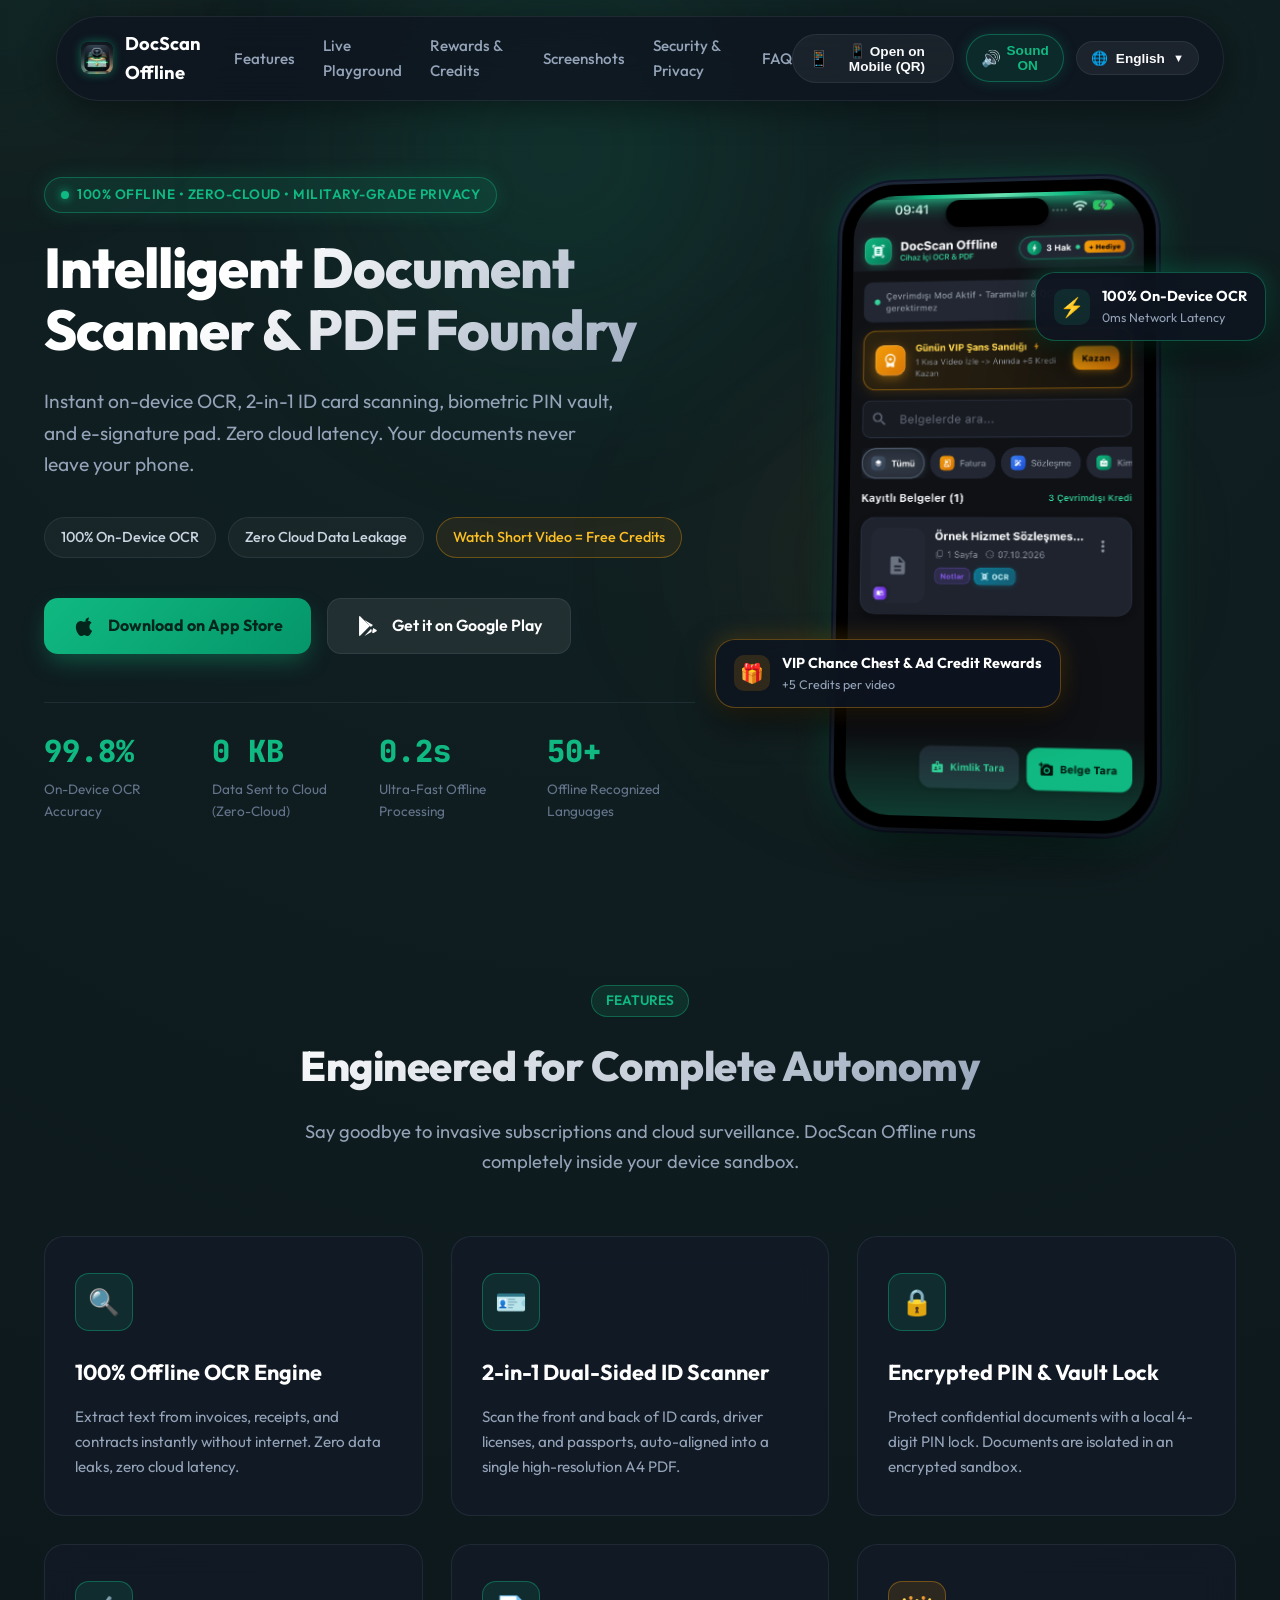
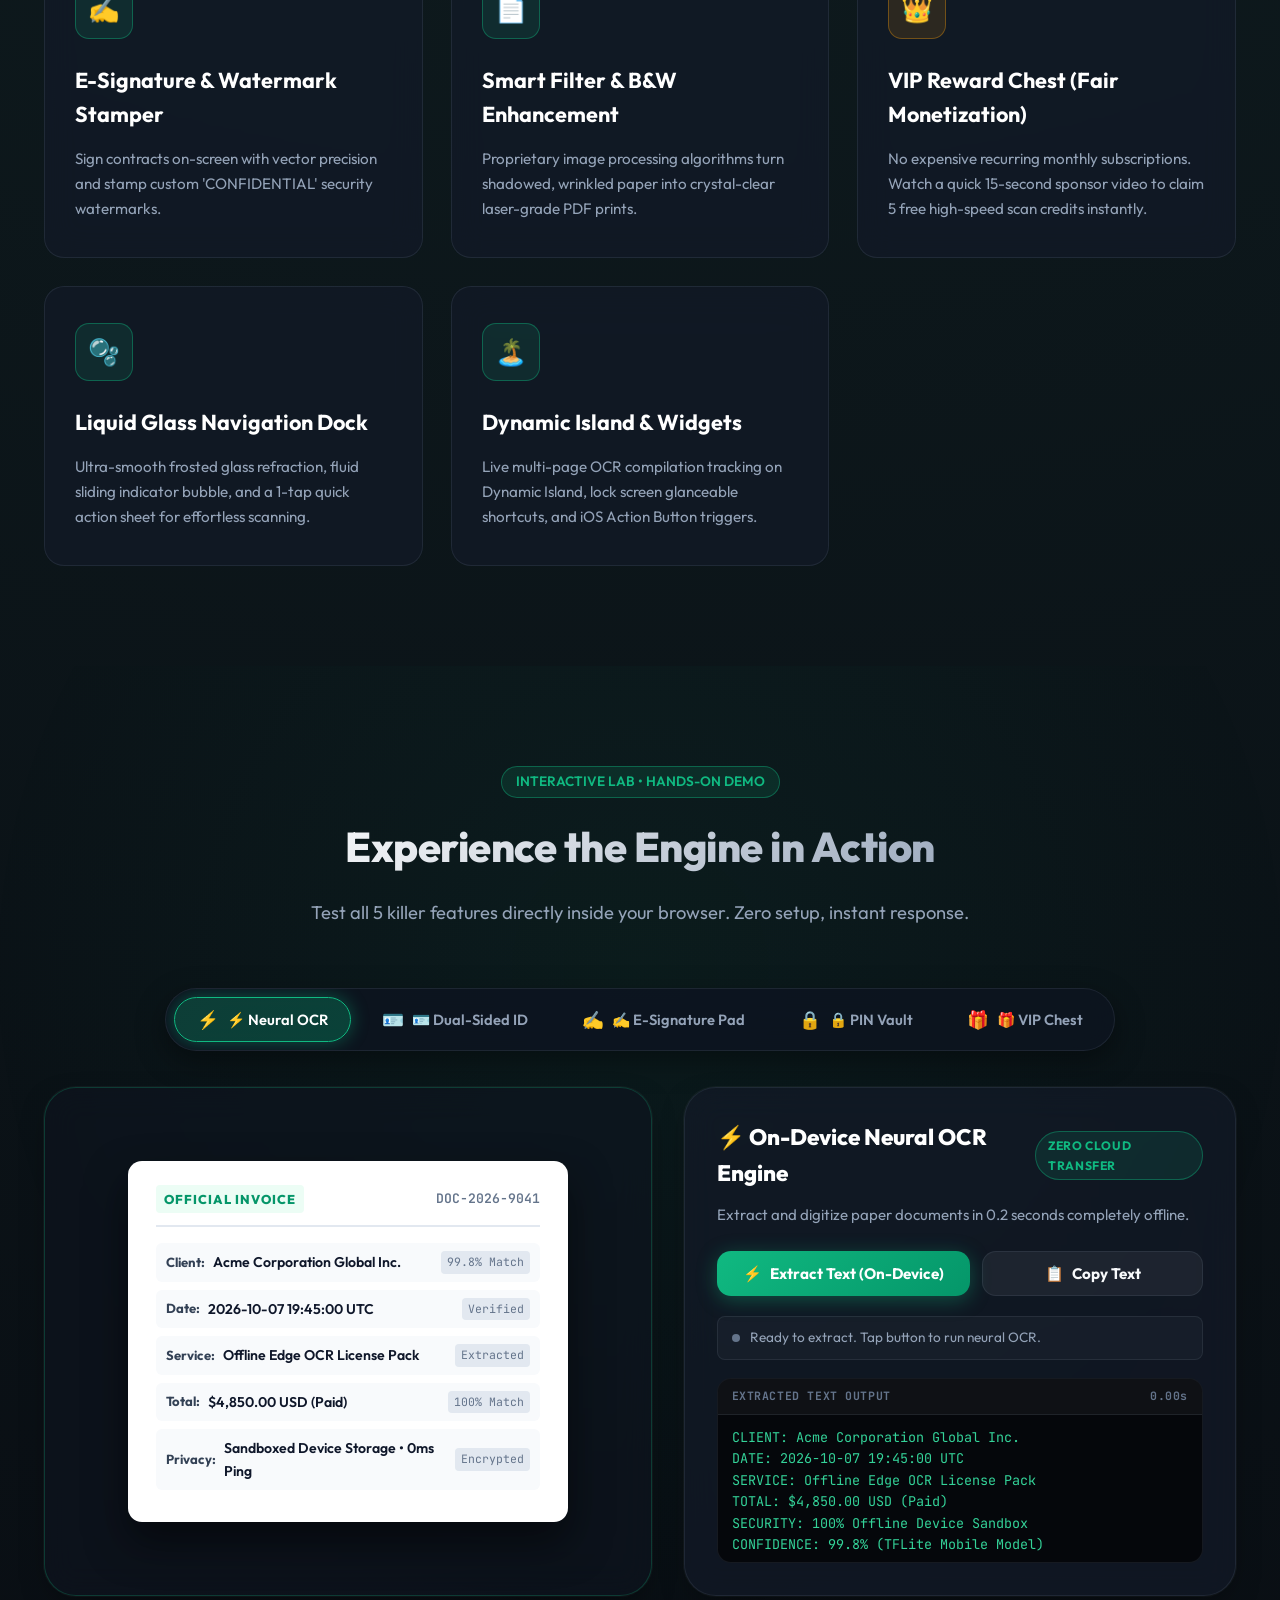
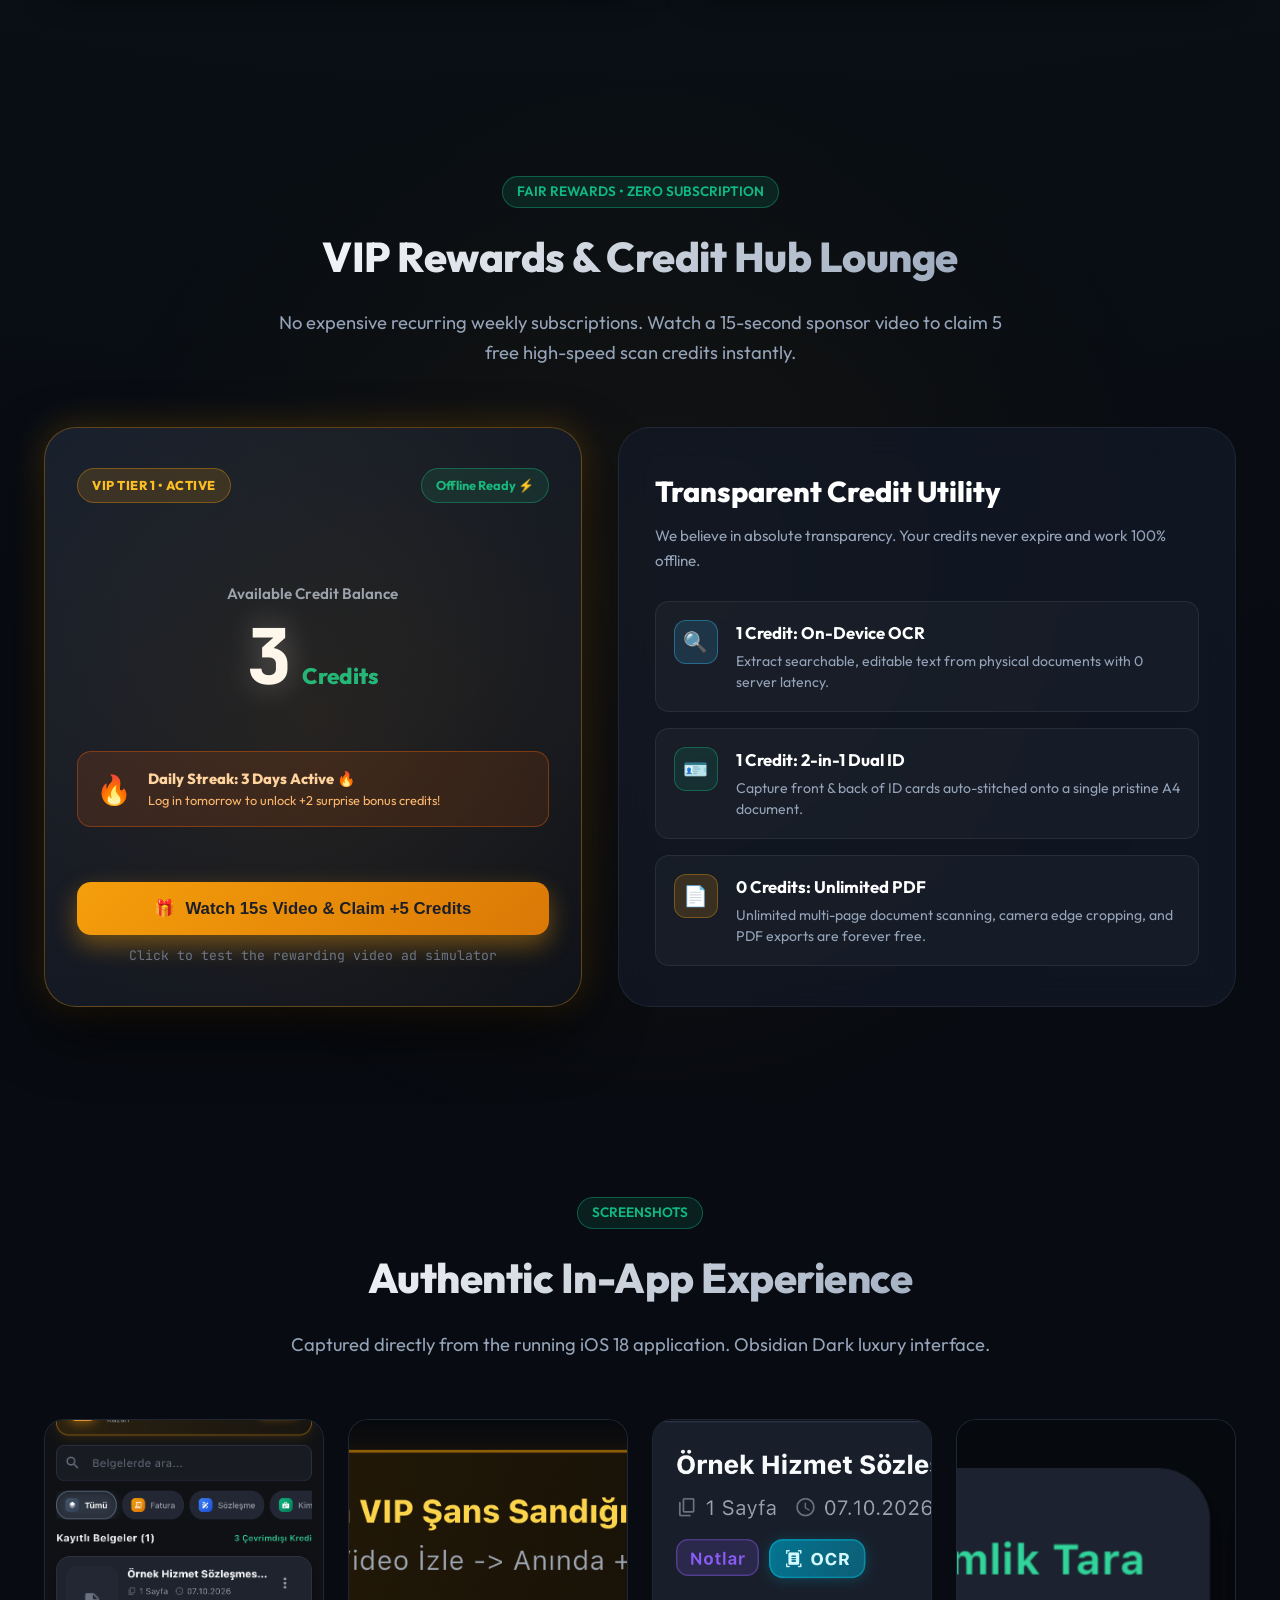
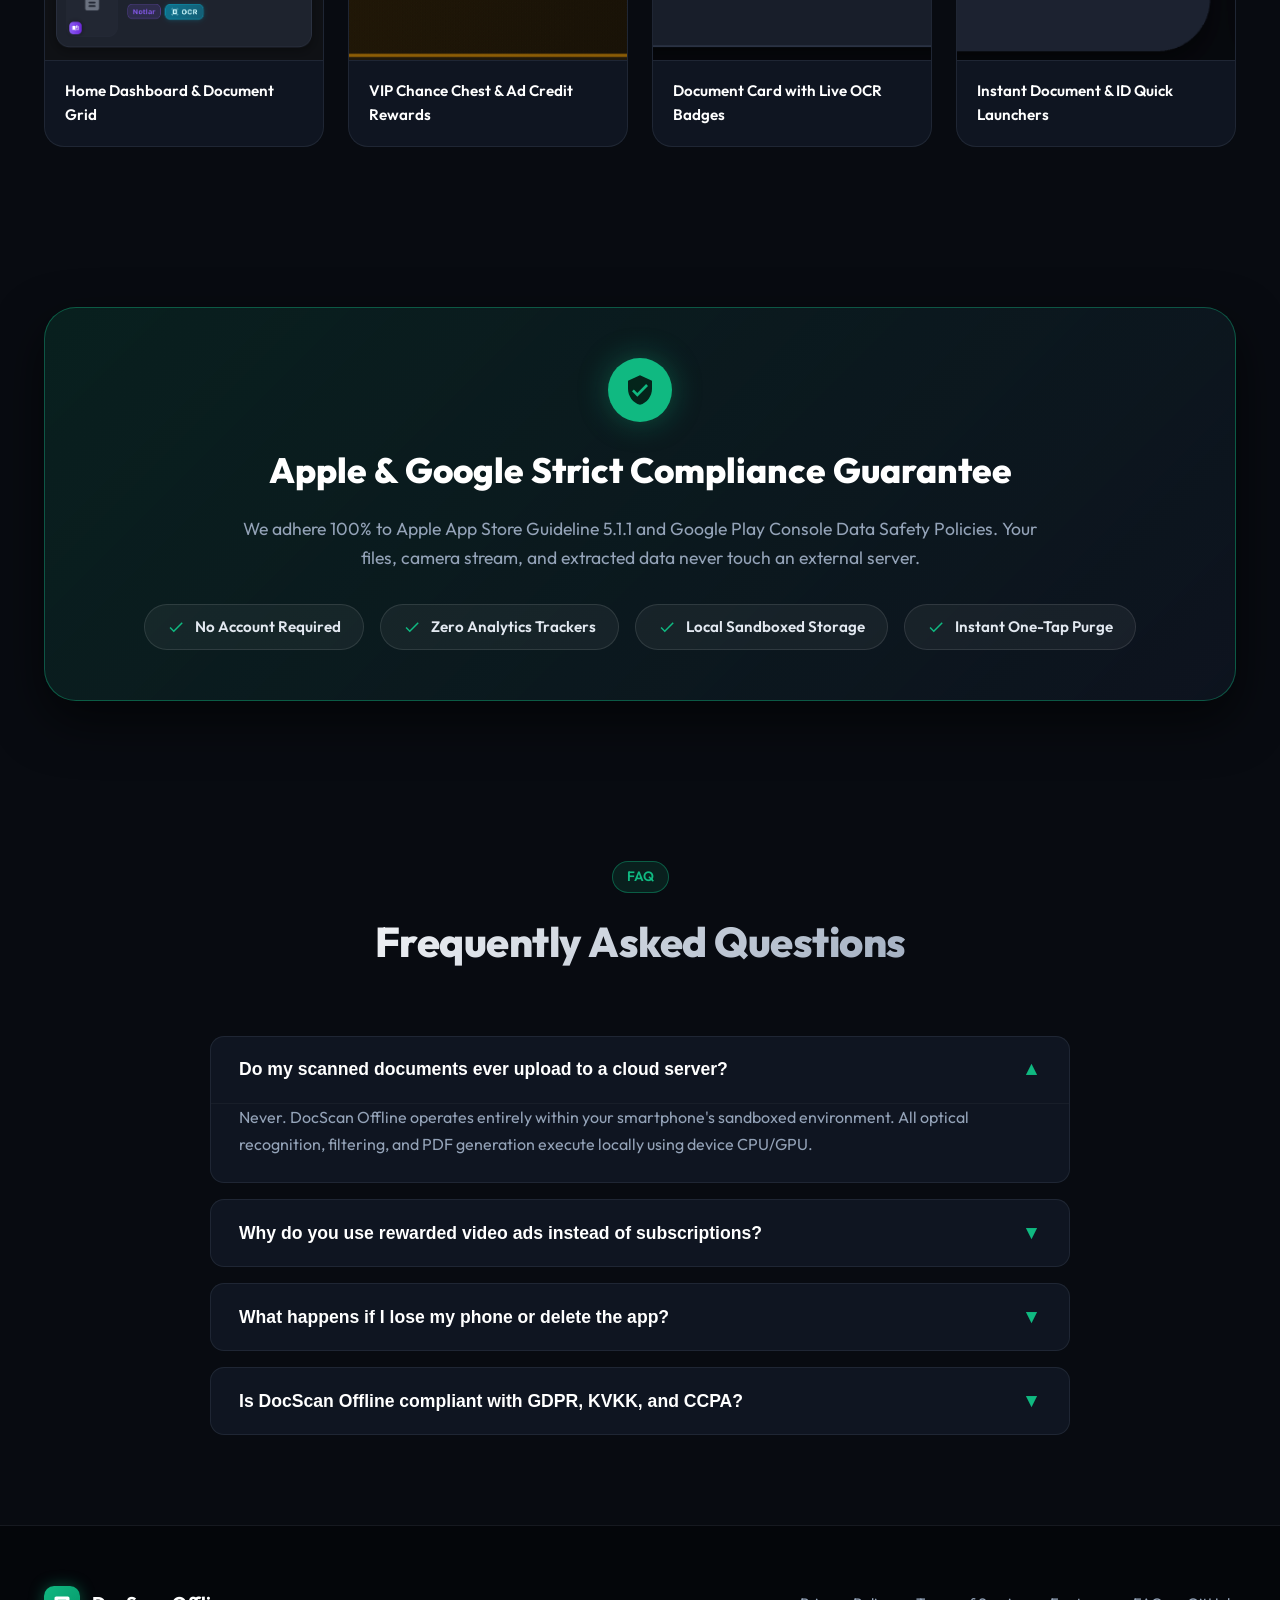
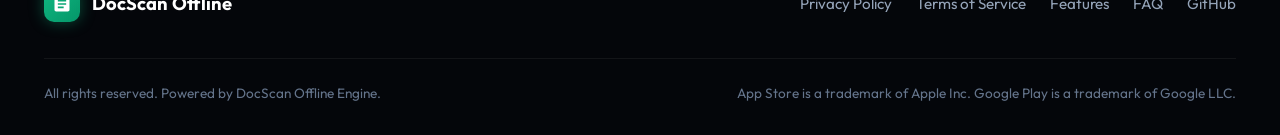
<file: index.html>
<!DOCTYPE html>
<html lang="en" dir="ltr" prefix="og: https://ogp.me/ns#">
<head>
  <meta charset="UTF-8">
  <meta name="viewport" content="width=device-width, initial-scale=1.0">
  <title>DocScan Offline - Intelligent Document Scanner & On-Device OCR</title>
  <meta name="description" content="100% Offline Document Scanner with Neural On-Device OCR, 2-in-1 ID Card scanning, biometric PIN vault, and e-signatures. Zero cloud latency, zero data leaks.">
  <meta name="keywords" content="offline document scanner, on device ocr, private pdf scanner, id card scanner, sign pdf offline, secure document vault">
  <meta name="author" content="DocScan Offline Team">
  <meta name="robots" content="index, follow, max-image-preview:large, max-snippet:-1, max-video-preview:-1">
  <meta name="theme-color" content="#080B11">

  <!-- Canonical URL -->
  <link rel="canonical" href="https://binegocom.github.io/DocScan-Pages/">

  <!-- 10-Language Hreflang SEO Alternates -->
  <link rel="alternate" hreflang="x-default" href="https://binegocom.github.io/DocScan-Pages/" />
  <link rel="alternate" hreflang="en" href="https://binegocom.github.io/DocScan-Pages/?lang=en" />
  <link rel="alternate" hreflang="tr" href="https://binegocom.github.io/DocScan-Pages/?lang=tr" />
  <link rel="alternate" hreflang="de" href="https://binegocom.github.io/DocScan-Pages/?lang=de" />
  <link rel="alternate" hreflang="es" href="https://binegocom.github.io/DocScan-Pages/?lang=es" />
  <link rel="alternate" hreflang="fr" href="https://binegocom.github.io/DocScan-Pages/?lang=fr" />
  <link rel="alternate" hreflang="it" href="https://binegocom.github.io/DocScan-Pages/?lang=it" />
  <link rel="alternate" hreflang="pt" href="https://binegocom.github.io/DocScan-Pages/?lang=pt" />
  <link rel="alternate" hreflang="ru" href="https://binegocom.github.io/DocScan-Pages/?lang=ru" />
  <link rel="alternate" hreflang="ja" href="https://binegocom.github.io/DocScan-Pages/?lang=ja" />
  <link rel="alternate" hreflang="ar" href="https://binegocom.github.io/DocScan-Pages/?lang=ar" />

  <!-- Open Graph / Facebook -->
  <meta property="og:type" content="website">
  <meta property="og:site_name" content="DocScan Offline">
  <meta property="og:url" content="https://binegocom.github.io/DocScan-Pages/">
  <meta property="og:title" content="DocScan Offline - Intelligent Document Scanner & On-Device OCR">
  <meta property="og:description" content="100% Offline Document Scanner with Neural On-Device OCR, 2-in-1 ID Card scanning, biometric PIN vault, and e-signatures. Zero cloud latency.">
  <meta property="og:image" content="https://binegocom.github.io/DocScan-Pages/assets/screenshots/screenshot_home.png">
  <meta property="og:image:width" content="1206">
  <meta property="og:image:height" content="2622">
  <meta property="og:locale" content="en_US">

  <!-- Twitter Cards -->
  <meta name="twitter:card" content="summary_large_image">
  <meta name="twitter:site" content="@DocScanOffline">
  <meta name="twitter:creator" content="@DocScanOffline">
  <meta name="twitter:title" content="DocScan Offline - Intelligent Document Scanner & On-Device OCR">
  <meta name="twitter:description" content="100% Offline Document Scanner with Neural On-Device OCR, 2-in-1 ID Card scanning, biometric PIN vault, and e-signatures.">
  <meta name="twitter:image" content="https://binegocom.github.io/DocScan-Pages/assets/screenshots/screenshot_home.png">

  <!-- Schema.org JSON-LD: SoftwareApplication -->
  <script type="application/ld+json" id="schema-software-app">
  {
    "@context": "https://schema.org",
    "@type": "SoftwareApplication",
    "name": "DocScan Offline",
    "operatingSystem": "iOS 15+, Android 9+",
    "applicationCategory": "UtilitiesApplication",
    "description": "100% Offline Document Scanner with On-Device Neural OCR, 2-in-1 ID Card scanning, biometric PIN vault, and e-signatures.",
    "offers": {
      "@type": "Offer",
      "price": "0",
      "priceCurrency": "USD"
    },
    "aggregateRating": {
      "@type": "AggregateRating",
      "ratingValue": "4.9",
      "ratingCount": "1280"
    },
    "featureList": [
      "100% On-Device Neural OCR Engine",
      "2-in-1 Dual-Sided ID Card Scanner",
      "Encrypted PIN Vault Locker",
      "E-Signature Foundry & Watermarking",
      "Smart B&W Contrast Enhancement",
      "VIP Rewarded Scan Credits"
    ],
    "screenshot": "https://binegocom.github.io/DocScan-Pages/assets/screenshots/screenshot_home.png"
  }
  </script>

  <!-- Schema.org JSON-LD: FAQPage -->
  <script type="application/ld+json" id="schema-faq">
  {
    "@context": "https://schema.org",
    "@type": "FAQPage",
    "mainEntity": [
      {
        "@type": "Question",
        "name": "Do my scanned documents ever upload to a cloud server?",
        "acceptedAnswer": {
          "@type": "Answer",
          "text": "Never. DocScan Offline operates entirely within your smartphone's sandboxed environment. All optical recognition, filtering, and PDF generation execute locally using device CPU/GPU."
        }
      },
      {
        "@type": "Question",
        "name": "Why do you use rewarded video ads instead of subscriptions?",
        "acceptedAnswer": {
          "@type": "Answer",
          "text": "Traditional scanner apps demand $10/week subscriptions. We believe scanning should be accessible to everyone. Our VIP Reward Chest gives you free scan credits simply by watching a non-intrusive short sponsored clip."
        }
      },
      {
        "@type": "Question",
        "name": "What happens if I lose my phone or delete the app?",
        "acceptedAnswer": {
          "@type": "Answer",
          "text": "Because we respect your privacy and never store files on remote servers, your documents exist solely on your physical device. We recommend backing up critical PDFs to your personal iCloud Drive or Google Drive."
        }
      },
      {
        "@type": "Question",
        "name": "Is DocScan Offline compliant with GDPR, KVKK, and CCPA?",
        "acceptedAnswer": {
          "@type": "Answer",
          "text": "Yes, 100%. Under GDPR/KVKK Right to be Forgotten, simply deleting a document inside the app physically purges all associated files and caches permanently."
        }
      }
    ]
  }
  </script>

  <!-- Google Fonts: Outfit & JetBrains Mono -->
  <link rel="preconnect" href="https://fonts.googleapis.com">
  <link rel="preconnect" href="https://fonts.gstatic.com" crossorigin>
  <link href="https://fonts.googleapis.com/css2?family=JetBrains+Mono:wght@400;600;700&family=Outfit:wght@300;400;500;600;700;800;900&display=swap" rel="stylesheet">
  
  <!-- App Icon & Favicon -->
  <link rel="icon" type="image/png" href="assets/app_icon.png">
  <link rel="apple-touch-icon" href="assets/app_icon.png">

  <link rel="stylesheet" href="css/style.css">
</head>
<body>
  <!-- Top Scroll Progress Bar -->
  <div id="scroll-progress-bar" class="scroll-progress-bar"></div>

  <!-- Ambient Dynamic Cursor Spotlight -->
  <div id="cursor-spotlight" class="cursor-spotlight"></div>

  <!-- Global Action Toast Notification -->
  <div id="toast-notification" class="toast-notification"></div>

  <!-- Ambient Neon Glow Effects -->
  <div class="ambient-glow-1"></div>
  <div class="ambient-glow-2"></div>

  <!-- Header / Navigation -->
  <header class="navbar">
    <div class="nav-container">
      <a href="index.html" class="nav-logo">
        <img src="assets/app_icon.png" alt="DocScan Icon" style="width: 32px; height: 32px; border-radius: 8px; box-shadow: 0 0 10px rgba(16,185,129,0.5); object-fit: cover;" />
        <span>DocScan Offline</span>
      </a>

      <ul class="nav-links">
        <li><a href="#features" data-i18n="nav_features">Features</a></li>
        <li><a href="#playground" data-i18n="nav_playground">Live Playground</a></li>
        <li><a href="#rewards" data-i18n="nav_rewards">Rewards & Credits</a></li>
        <li><a href="#screenshots" data-i18n="nav_screenshots">Screenshots</a></li>
        <li><a href="#security" data-i18n="nav_security">Security & Privacy</a></li>
        <li><a href="#faq" data-i18n="nav_faq">FAQ</a></li>
      </ul>

      <div class="nav-actions">
        <!-- Mobile QR Code Launcher Button -->
        <button id="qr-toggle-btn" class="nav-qr-btn" type="button" aria-label="Open Mobile QR Code">
          <span class="qr-btn-icon">📱</span>
          <span data-i18n="qr_btn">Mobile QR</span>
        </button>

        <!-- Duolingo-style Sound FX Toggle -->
        <button id="sound-toggle-btn" class="sound-toggle-btn" type="button" aria-label="Toggle Sound Effects">
          <span id="sound-toggle-icon" class="sound-icon-anim">🔊</span>
          <span id="sound-toggle-label">Sound ON</span>
        </button>

        <!-- 10-Language Selector Dropdown -->
        <div class="lang-selector-box">
          <button id="lang-toggle-btn" class="lang-dropdown-btn" type="button" aria-label="Select Language">
            <span class="lang-globe-icon">🌐</span>
            <span id="current-lang-label">English</span>
            <span style="font-size: 0.7rem;">▼</span>
          </button>
          
          <div id="lang-dropdown-menu" class="lang-dropdown-menu">
            <button class="lang-option-btn" data-lang="en"><span class="lang-flag">🇺🇸</span> English</button>
            <button class="lang-option-btn" data-lang="tr"><span class="lang-flag">🇹🇷</span> Türkçe</button>
            <button class="lang-option-btn" data-lang="de"><span class="lang-flag">🇩🇪</span> Deutsch</button>
            <button class="lang-option-btn" data-lang="es"><span class="lang-flag">🇪🇸</span> Español</button>
            <button class="lang-option-btn" data-lang="fr"><span class="lang-flag">🇫🇷</span> Français</button>
            <button class="lang-option-btn" data-lang="it"><span class="lang-flag">🇮🇹</span> Italiano</button>
            <button class="lang-option-btn" data-lang="pt"><span class="lang-flag">🇧🇷</span> Português</button>
            <button class="lang-option-btn" data-lang="ru"><span class="lang-flag">🇷🇺</span> Русский</button>
            <button class="lang-option-btn" data-lang="ja"><span class="lang-flag">🇯🇵</span> 日本語</button>
            <button class="lang-option-btn" data-lang="ar"><span class="lang-flag">🇸🇦</span> العربية</button>
          </div>
        </div>
      </div>
    </div>
  </header>

  <!-- Hero Section -->
  <section class="hero-section">
    <div class="container hero-grid">
      <div class="hero-content">
        <div class="hero-tagline-badge">
          <span class="pulse-dot"></span>
          <span data-i18n="tagline">100% Offline • Zero-Cloud • Military-Grade Privacy</span>
        </div>

        <h1 class="hero-title" data-i18n="hero_title">Intelligent Document Scanner & PDF Foundry</h1>
        
        <p class="hero-subtitle" data-i18n="hero_subtitle">
          Instant on-device OCR, 2-in-1 ID card scanning, biometric PIN vault, and e-signature pad. Zero cloud latency. Your documents never leave your phone.
        </p>

        <!-- Feature Badges -->
        <div class="hero-badges-row">
          <span class="feature-pill" data-i18n="badge_offline">⚡ 100% On-Device OCR</span>
          <span class="feature-pill" data-i18n="badge_privacy">🛡️ Zero Cloud Data Leakage</span>
          <span class="feature-pill pill-vip" data-i18n="badge_ad">🎁 Watch Short Video = Free Credits</span>
        </div>

        <!-- CTA Store Buttons -->
        <div class="hero-cta-group">
          <a href="#download" class="btn-store btn-apple">
            <svg viewBox="0 0 24 24" fill="currentColor"><path d="M18.71 19.5c-.83 1.24-1.71 2.45-3.05 2.47-1.34.03-1.77-.79-3.29-.79-1.53 0-2 .77-3.27.82-1.31.05-2.3-1.32-3.14-2.53C4.25 17 2.94 12.45 4.7 9.39c.87-1.52 2.43-2.48 4.12-2.51 1.28-.02 2.5.87 3.29.87.78 0 2.26-1.07 3.81-.91.65.03 2.47.26 3.64 1.98-.09.06-2.17 1.28-2.15 3.81.03 3.02 2.65 4.03 2.68 4.04-.03.07-.42 1.44-1.38 2.83M15.97 6.37c.61-.75 1.04-1.8 0.92-2.87-.9.04-1.97.6-2.6 1.34-.56.64-.99 1.68-.86 2.71 1 .08 2-.45 2.54-1.18z"/></svg>
            <span data-i18n="cta_appstore">Download on App Store</span>
          </a>

          <a href="#download" class="btn-store btn-google">
            <svg viewBox="0 0 24 24" fill="currentColor"><path d="M3.609 1.814L13.793 12 3.61 22.186c-.354-.363-.56-.867-.56-1.428V3.242c0-.561.206-1.065.56-1.428zm11.243 11.244l2.122-2.122-8.528-4.924 6.406 7.046zm0 1.884l-6.406 7.046 8.528-4.924-2.122-2.122zm2.181-1.058l3.187 1.84c.828.478.828 1.258 0 1.736l-3.187 1.84-2.062-2.062 2.062-2.062z"/></svg>
            <span data-i18n="cta_playstore">Get it on Google Play</span>
          </a>
        </div>

        <!-- Live Statistics Counter -->
        <div class="stats-grid">
          <div class="stat-item">
            <h3 data-i18n="stat_accuracy">99.8%</h3>
            <p data-i18n="stat_accuracy_desc">On-Device OCR Accuracy</p>
          </div>
          <div class="stat-item">
            <h3 data-i18n="stat_privacy">0 KB</h3>
            <p data-i18n="stat_privacy_desc">Data Sent to Cloud (Zero-Cloud)</p>
          </div>
          <div class="stat-item">
            <h3 data-i18n="stat_speed">0.2s</h3>
            <p data-i18n="stat_speed_desc">Ultra-Fast Offline Processing</p>
          </div>
          <div class="stat-item">
            <h3 data-i18n="stat_languages">50+</h3>
            <p data-i18n="stat_languages_desc">Offline Recognized Languages</p>
          </div>
        </div>
      </div>

      <!-- Hero Visual: 3D Phone Chassis with Running App Screenshot -->
      <div class="hero-visual-wrapper">
        <div class="phone-device-card" id="interactive-phone">
          <div class="phone-notch"></div>
          
          <div class="phone-screen-inner">
            <!-- Laser scan sweep animation -->
            <div class="laser-scan-bar"></div>
            <div class="laser-glow-curtain"></div>
            
            <!-- Real App Screenshot from Running Flutter Simulator -->
            <img src="assets/screenshots/screenshot_home.png" alt="DocScan Offline Running on iOS 18" class="phone-screen-img">
          </div>
        </div>

        <!-- Floating Interactive Luxury Badges -->
        <div class="floating-badge badge-top-right">
          <div class="floating-badge-icon">⚡</div>
          <div class="floating-badge-text">
            <h4 data-i18n="badge_offline">100% On-Device OCR</h4>
            <p>0ms Network Latency</p>
          </div>
        </div>

        <div class="floating-badge badge-bottom-left">
          <div class="floating-badge-icon">🎁</div>
          <div class="floating-badge-text">
            <h4 data-i18n="screen2_caption">VIP Chance Chest</h4>
            <p>+5 Credits per video</p>
          </div>
        </div>
      </div>
    </div>
  </section>

  <!-- Features Grid Section -->
  <section class="features-section" id="features">
    <div class="container">
      <div class="section-header">
        <span class="section-tag" data-i18n="nav_features">Features</span>
        <h2 class="section-title" data-i18n="feat_title">Engineered for Complete Autonomy</h2>
        <p class="section-desc" data-i18n="feat_subtitle">Say goodbye to invasive subscriptions and cloud surveillance. DocScan Offline runs completely inside your device sandbox.</p>
      </div>

      <div class="features-grid">
        <!-- Feature 1: Offline OCR -->
        <div class="feature-card">
          <div class="feature-icon-box">🔍</div>
          <h3 data-i18n="f1_title">100% Offline OCR Engine</h3>
          <p data-i18n="f1_desc">Extract text from invoices, receipts, and contracts instantly without internet. Zero data leaks, zero cloud latency.</p>
        </div>

        <!-- Feature 2: 2-in-1 Dual-Sided ID -->
        <div class="feature-card">
          <div class="feature-icon-box">🪪</div>
          <h3 data-i18n="f2_title">2-in-1 Dual-Sided ID Scanner</h3>
          <p data-i18n="f2_desc">Scan the front and back of ID cards, driver licenses, and passports, auto-aligned into a single high-resolution A4 PDF.</p>
        </div>

        <!-- Feature 3: PIN & Biometric Vault -->
        <div class="feature-card">
          <div class="feature-icon-box">🔒</div>
          <h3 data-i18n="f3_title">Encrypted PIN & Vault Lock</h3>
          <p data-i18n="f3_desc">Protect confidential documents with a local 4-digit PIN lock. Documents are isolated in an encrypted sandbox.</p>
        </div>

        <!-- Feature 4: E-Signature & Watermark -->
        <div class="feature-card">
          <div class="feature-icon-box">✍️</div>
          <h3 data-i18n="f4_title">E-Signature & Watermark Stamper</h3>
          <p data-i18n="f4_desc">Sign contracts on-screen with vector precision and stamp custom 'CONFIDENTIAL' security watermarks.</p>
        </div>

        <!-- Feature 5: Smart Filters -->
        <div class="feature-card">
          <div class="feature-icon-box">📄</div>
          <h3 data-i18n="f5_title">Smart Filter & B&W Enhancement</h3>
          <p data-i18n="f5_desc">Proprietary image processing algorithms turn shadowed, wrinkled paper into crystal-clear laser-grade PDF prints.</p>
        </div>

        <!-- Feature 6: VIP Reward Chest -->
        <div class="feature-card card-gold">
          <div class="feature-icon-box">👑</div>
          <h3 data-i18n="f6_title">VIP Reward Chest (Fair Monetization)</h3>
          <p data-i18n="f6_desc">No expensive recurring monthly subscriptions. Watch a quick 15-second sponsor video to claim 5 free high-speed scan credits instantly.</p>
        </div>

        <!-- Feature 7: Liquid Glass Dock -->
        <div class="feature-card">
          <div class="feature-icon-box">🫧</div>
          <h3 data-i18n="f7_title">Liquid Glass Navigation Dock</h3>
          <p data-i18n="f7_desc">Ultra-smooth frosted glass refraction, fluid sliding indicator bubble, and a 1-tap quick action sheet for effortless scanning.</p>
        </div>

        <!-- Feature 8: Dynamic Island & Widgets -->
        <div class="feature-card">
          <div class="feature-icon-box">🏝️</div>
          <h3 data-i18n="f8_title">Dynamic Island & Widgets</h3>
          <p data-i18n="f8_desc">Live multi-page OCR compilation tracking on Dynamic Island, lock screen glanceable shortcuts, and iOS Action Button triggers.</p>
        </div>
      </div>
    </div>
  </section>

  <!-- Interactive Feature Playground (5 Live Labs) -->
  <section class="playground-section" id="playground">
    <div class="container">
      <div class="section-header">
        <span class="section-tag" data-i18n="play_tag">INTERACTIVE LAB • HANDS-ON DEMO</span>
        <h2 class="section-title" data-i18n="play_title">Experience the Engine in Action</h2>
        <p class="section-desc" data-i18n="play_subtitle">Test all 5 killer features directly inside your browser. Zero setup, instant response.</p>
      </div>

      <!-- Playground Navigation Tabs -->
      <div class="playground-tabs-container">
        <div class="playground-tabs-bar" role="tablist">
          <button class="playground-tab-btn active" role="tab" aria-selected="true" data-tab="ocr">
            <span class="tab-icon">⚡</span>
            <span data-i18n="play_tab_ocr">Neural OCR</span>
          </button>
          <button class="playground-tab-btn" role="tab" aria-selected="false" data-tab="id">
            <span class="tab-icon">🪪</span>
            <span data-i18n="play_tab_id">Dual-Sided ID</span>
          </button>
          <button class="playground-tab-btn" role="tab" aria-selected="false" data-tab="sign">
            <span class="tab-icon">✍️</span>
            <span data-i18n="play_tab_sign">E-Signature Pad</span>
          </button>
          <button class="playground-tab-btn" role="tab" aria-selected="false" data-tab="vault">
            <span class="tab-icon">🔒</span>
            <span data-i18n="play_tab_vault">PIN Vault</span>
          </button>
          <button class="playground-tab-btn" role="tab" aria-selected="false" data-tab="chest">
            <span class="tab-icon">🎁</span>
            <span data-i18n="play_tab_chest">VIP Chest</span>
          </button>
        </div>
      </div>

      <!-- Tab Content Panels -->
      <div class="playground-panels">
        <!-- 1. NEURAL OCR TAB -->
        <div class="playground-panel active" id="tab-panel-ocr" role="tabpanel">
          <div class="play-grid-two">
            <!-- Visual Document Simulator -->
            <div class="play-card play-visual-card">
              <div class="play-scan-beam" id="play-scan-beam"></div>
              <div class="play-doc-paper">
                <div class="play-doc-header">
                  <span class="doc-badge">OFFICIAL INVOICE</span>
                  <span class="doc-id">DOC-2026-9041</span>
                </div>
                <div class="play-doc-line ocr-target" data-key="client">
                  <span class="doc-label">Client:</span>
                  <span class="doc-val">Acme Corporation Global Inc.</span>
                  <span class="doc-conf">99.8% Match</span>
                </div>
                <div class="play-doc-line ocr-target" data-key="date">
                  <span class="doc-label">Date:</span>
                  <span class="doc-val">2026-10-07 19:45:00 UTC</span>
                  <span class="doc-conf">Verified</span>
                </div>
                <div class="play-doc-line ocr-target" data-key="item">
                  <span class="doc-label">Service:</span>
                  <span class="doc-val">Offline Edge OCR License Pack</span>
                  <span class="doc-conf">Extracted</span>
                </div>
                <div class="play-doc-line ocr-target" data-key="amount">
                  <span class="doc-label">Total:</span>
                  <span class="doc-val">$4,850.00 USD (Paid)</span>
                  <span class="doc-conf">100% Match</span>
                </div>
                <div class="play-doc-line ocr-target" data-key="privacy">
                  <span class="doc-label">Privacy:</span>
                  <span class="doc-val">Sandboxed Device Storage • 0ms Ping</span>
                  <span class="doc-conf">Encrypted</span>
                </div>
              </div>
            </div>

            <!-- OCR Controls & Extracted Output -->
            <div class="play-card play-output-card">
              <div class="play-card-header">
                <h3>⚡ On-Device Neural OCR Engine</h3>
                <span class="play-chip chip-green">Zero Cloud Transfer</span>
              </div>
              <p class="play-card-sub">Extract and digitize paper documents in 0.2 seconds completely offline.</p>

              <div class="play-btn-row">
                <button id="btn-play-run-ocr" class="btn-play-primary" type="button">
                  <span class="btn-icon">⚡</span>
                  <span data-i18n="play_ocr_btn">Extract Text (On-Device)</span>
                </button>
                <button id="btn-play-copy-ocr" class="btn-play-secondary" type="button">
                  <span class="btn-icon">📋</span>
                  <span data-i18n="play_ocr_copy">Copy Text</span>
                </button>
              </div>

              <div class="play-ocr-status-bar" id="play-ocr-status-bar">
                <span class="status-indicator"></span>
                <span id="play-ocr-status-text">Ready to extract. Tap button to run neural OCR.</span>
              </div>

              <div class="play-code-box">
                <div class="code-box-header">
                  <span>EXTRACTED TEXT OUTPUT</span>
                  <span id="ocr-extract-time">0.00s</span>
                </div>
                <textarea id="play-ocr-result-text" class="play-textarea" readonly>CLIENT: Acme Corporation Global Inc.
DATE: 2026-10-07 19:45:00 UTC
SERVICE: Offline Edge OCR License Pack
TOTAL: $4,850.00 USD (Paid)
SECURITY: 100% Offline Device Sandbox
CONFIDENCE: 99.8% (TFLite Mobile Model)</textarea>
              </div>
            </div>
          </div>
        </div>

        <!-- 2. DUAL-SIDED ID TAB -->
        <div class="playground-panel" id="tab-panel-id" role="tabpanel">
          <div class="play-grid-two">
            <!-- 3D Flippable ID Card & A4 Preview Area -->
            <div class="play-card play-visual-card id-visual-container">
              <!-- Mode 1: 3D Flippable Single Card -->
              <div class="id-card-perspective" id="id-single-card-view">
                <div class="id-flipper-box" id="id-flipper">
                  <!-- Front Side -->
                  <div class="id-card-face id-face-front">
                    <div class="id-face-header">
                      <span class="id-flag">🇺🇸</span>
                      <span class="id-authority">REPUBLIC IDENTITY CARD</span>
                      <span class="id-chip"></span>
                    </div>
                    <div class="id-face-body">
                      <div class="id-photo-frame">
                        <div class="id-avatar-silhouette">👤</div>
                      </div>
                      <div class="id-meta">
                        <div class="id-name">ALEXANDER MORGAN</div>
                        <div class="id-num">ID: 948-2026-X81</div>
                        <div class="id-sub">DOB: 14 MAY 1994</div>
                        <div class="id-sub">NATIONALITY: USA</div>
                      </div>
                    </div>
                    <div class="id-face-footer">
                      <span class="id-holo">🛡️ BIOMETRIC CHIP</span>
                      <span class="id-front-badge">FRONT SIDE</span>
                    </div>
                  </div>

                  <!-- Back Side -->
                  <div class="id-card-face id-face-back">
                    <div class="id-magstripe"></div>
                    <div class="id-back-body">
                      <div class="id-sig-line">
                        <span>Authorized Signature</span>
                        <div class="id-signature-draw">Alexander Morgan</div>
                      </div>
                      <div class="id-barcode-box">
                        <div class="id-barcode-lines"></div>
                        <span class="id-mrz-code">IDUSA9482026X81&lt;&lt;482910&lt;&lt;&lt;&lt;&lt;&lt;&lt;940514</span>
                      </div>
                    </div>
                    <div class="id-face-footer">
                      <span class="id-holo">🔒 ISO/IEC 7810</span>
                      <span class="id-back-badge">BACK SIDE</span>
                    </div>
                  </div>
                </div>
              </div>

              <!-- Mode 2: Merged A4 Layout Preview -->
              <div class="id-a4-preview hidden" id="id-a4-preview-view">
                <div class="a4-sheet">
                  <div class="a4-watermark">PRINT PREVIEW (A4)</div>
                  <div class="a4-slot">
                    <span class="a4-label">FRONT SIDE</span>
                    <div class="mini-id-card mini-front">
                      <span class="mini-flag">🇺🇸</span>
                      <span>ALEXANDER MORGAN (ID: 948-2026-X81)</span>
                    </div>
                  </div>
                  <div class="a4-divider"></div>
                  <div class="a4-slot">
                    <span class="a4-label">BACK SIDE</span>
                    <div class="mini-id-card mini-back">
                      <div class="mini-stripe"></div>
                      <span>MRZ: IDUSA9482026X81&lt;&lt;&lt;&lt;&lt;&lt;&lt;&lt;&lt;&lt;&lt;&lt;</span>
                    </div>
                  </div>
                </div>
              </div>
            </div>

            <!-- Controls -->
            <div class="play-card play-output-card">
              <div class="play-card-header">
                <h3>🪪 2-in-1 Dual-Sided ID Merge</h3>
                <span class="play-chip chip-gold">Smart Auto-Align</span>
              </div>
              <p class="play-card-sub" data-i18n="play_id_desc">Smart edge-detection automatically stitches both sides onto an official print-ready A4 layout.</p>

              <div class="play-btn-row">
                <button id="btn-id-flip" class="btn-play-primary" type="button">
                  <span class="btn-icon">🔄</span>
                  <span data-i18n="play_id_flip">Flip Card (Front / Back)</span>
                </button>
                <button id="btn-id-merge" class="btn-play-secondary" type="button">
                  <span class="btn-icon">📄</span>
                  <span data-i18n="play_id_merge">Snap to A4 Sheet Preview</span>
                </button>
              </div>

              <div class="id-feature-highlights">
                <div class="id-hl-item">
                  <span class="id-hl-icon">📐</span>
                  <div>
                    <strong>Precision Edge Snapping</strong>
                    <p>Detects ID angles and corrects perspective keystoning automatically.</p>
                  </div>
                </div>
                <div class="id-hl-item">
                  <span class="id-hl-icon">🖨️</span>
                  <div>
                    <strong>Standard Print Layout</strong>
                    <p>Both sides centered with 300 DPI high-definition vector resolution.</p>
                  </div>
                </div>
              </div>
            </div>
          </div>
        </div>

        <!-- 3. E-SIGNATURE PAD TAB -->
        <div class="playground-panel" id="tab-panel-sign" role="tabpanel">
          <div class="play-grid-two">
            <!-- Interactive Canvas Drawing Area -->
            <div class="play-card play-visual-card">
              <div class="sign-canvas-header">
                <span class="sign-title" data-i18n="play_sign_title">Draw Your Signature Below</span>
                <span class="sign-hint">Mouse or Touch Supported</span>
              </div>
              <div class="canvas-wrapper">
                <canvas id="signature-canvas" width="460" height="180"></canvas>
                <div class="canvas-baseline"></div>
              </div>

              <!-- Stamp Document Preview -->
              <div class="contract-stamp-preview" id="contract-stamp-preview">
                <div class="contract-preview-header">
                  <span>SAMPLE CONFIDENTIAL CONTRACT</span>
                  <span>PAGE 1 OF 1</span>
                </div>
                <p class="contract-text">
                  The undersigned party hereby acknowledges that all scanned records are retained strictly on-device without transmission to any third-party infrastructure.
                </p>
                <div class="contract-signature-slot">
                  <span class="slot-label">Authorized Signature:</span>
                  <div class="slot-image-box" id="stamped-signature-display">
                    <span class="slot-placeholder">Signature not applied yet</span>
                  </div>
                </div>
                <!-- Dynamic Watermark Overlay -->
                <div class="watermark-overlay hidden" id="contract-watermark-overlay">
                  CONFIDENTIAL • OFFLINE ONLY
                </div>
              </div>
            </div>

            <!-- Signature Controls -->
            <div class="play-card play-output-card">
              <div class="play-card-header">
                <h3>✍️ Vector E-Signature Foundry</h3>
                <span class="play-chip chip-green">Zero Cloud Vector</span>
              </div>
              <p class="play-card-sub">Sign agreements with high-precision pen smoothing and embed security watermarks.</p>

              <div class="play-btn-row">
                <button id="btn-sign-apply" class="btn-play-primary" type="button">
                  <span class="btn-icon">🔏</span>
                  <span data-i18n="play_sign_apply">Stamp on Document</span>
                </button>
                <button id="btn-sign-clear" class="btn-play-secondary" type="button">
                  <span class="btn-icon">🧹</span>
                  <span data-i18n="play_sign_clear">Clear Ink</span>
                </button>
              </div>

              <div class="watermark-toggle-row">
                <label class="custom-checkbox-label">
                  <input type="checkbox" id="check-watermark">
                  <span class="custom-checkbox"></span>
                  <span data-i18n="play_sign_watermark">Add Security Watermark</span>
                </label>
              </div>

              <div class="ink-color-picker-row">
                <span class="color-picker-label">Ink Style:</span>
                <button class="ink-dot active" data-color="#10B981" style="background:#10B981;" title="Emerald"></button>
                <button class="ink-dot" data-color="#3B82F6" style="background:#3B82F6;" title="Classic Blue"></button>
                <button class="ink-dot" data-color="#F8FAFC" style="background:#F8FAFC;" title="Pure White"></button>
                <button class="ink-dot" data-color="#F59E0B" style="background:#F59E0B;" title="Gold"></button>
              </div>
            </div>
          </div>
        </div>

        <!-- 4. PIN VAULT TAB -->
        <div class="playground-panel" id="tab-panel-vault" role="tabpanel">
          <div class="play-grid-two">
            <!-- Vault Safe Graphic & Documents -->
            <div class="play-card play-visual-card vault-visual-box">
              <div class="vault-chassis" id="vault-chassis">
                <div class="vault-door" id="vault-door">
                  <div class="vault-dial">
                    <span class="vault-lock-icon" id="vault-lock-icon">🔒</span>
                  </div>
                  <h4 id="vault-door-status">VAULT LOCKED</h4>
                  <div class="vault-pin-dots">
                    <span class="pin-dot" id="pdot-0"></span>
                    <span class="pin-dot" id="pdot-1"></span>
                    <span class="pin-dot" id="pdot-2"></span>
                    <span class="pin-dot" id="pdot-3"></span>
                  </div>
                </div>

                <!-- Unlocked Secret Documents -->
                <div class="vault-secret-content hidden" id="vault-secret-content">
                  <div class="secret-banner">
                    <span class="unlocked-icon">🔓</span>
                    <h4 data-i18n="play_vault_unlocked">Vault Unlocked! 3 Confidential Contracts Decrypted 🔓</h4>
                  </div>
                  <div class="secret-docs-list">
                    <div class="secret-doc-item">
                      <span class="secret-doc-icon">🪪</span>
                      <div>
                        <strong>Passport_Biometric_Scan.pdf</strong>
                        <p>AES-256 Encrypted • 1.8 MB</p>
                      </div>
                    </div>
                    <div class="secret-doc-item">
                      <span class="secret-doc-icon">📑</span>
                      <div>
                        <strong>Tax_Declaration_2025_Final.pdf</strong>
                        <p>Zero Cloud Footprint • 840 KB</p>
                      </div>
                    </div>
                    <div class="secret-doc-item">
                      <span class="secret-doc-icon">📜</span>
                      <div>
                        <strong>Enterprise_NDA_Signed.pdf</strong>
                        <p>Biometric Protected • 420 KB</p>
                      </div>
                    </div>
                  </div>
                  <button id="btn-lock-vault-again" class="btn-play-secondary" type="button" style="margin-top:16px; width:100%;">
                    🔒 Lock Vault Again
                  </button>
                </div>
              </div>
            </div>

            <!-- PIN Keypad -->
            <div class="play-card play-output-card">
              <div class="play-card-header">
                <h3 data-i18n="play_vault_title">Enter 4-Digit Security PIN</h3>
                <span class="play-chip chip-gold">AES-256 Sandboxed</span>
              </div>
              <p class="play-card-sub" data-i18n="play_vault_hint">Hint: Tap any 4 digits (e.g. 2 0 2 6)</p>

              <div class="keypad-grid">
                <button class="keypad-btn" data-key="1">1</button>
                <button class="keypad-btn" data-key="2">2</button>
                <button class="keypad-btn" data-key="3">3</button>
                <button class="keypad-btn" data-key="4">4</button>
                <button class="keypad-btn" data-key="5">5</button>
                <button class="keypad-btn" data-key="6">6</button>
                <button class="keypad-btn" data-key="7">7</button>
                <button class="keypad-btn" data-key="8">8</button>
                <button class="keypad-btn" data-key="9">9</button>
                <button class="keypad-btn keypad-clear" data-key="C">C</button>
                <button class="keypad-btn" data-key="0">0</button>
                <button class="keypad-btn keypad-backspace" data-key="B">⌫</button>
              </div>
            </div>
          </div>
        </div>

        <!-- 5. VIP CHEST TAB -->
        <div class="playground-panel" id="tab-panel-chest" role="tabpanel">
          <div class="play-grid-two">
            <!-- 3D Golden Chest Visual -->
            <div class="play-card play-visual-card chest-visual-container">
              <div class="golden-chest-wrapper" id="playground-chest-card">
                <div class="chest-halo"></div>
                <div class="chest-box" id="interactive-golden-chest">
                  <div class="chest-lid">
                    <span class="chest-clasp"></span>
                  </div>
                  <div class="chest-base">
                    <span class="chest-lock">👑</span>
                  </div>
                </div>
                <div class="chest-sparkles">✨ ✨ ✨</div>
              </div>
              <p class="chest-instruction-text" data-i18n="play_chest_tap">Tap Golden Chest to Open & Win</p>
            </div>

            <!-- Chest Status & Rewards Summary -->
            <div class="play-card play-output-card">
              <div class="play-card-header">
                <h3>🎁 VIP Chance Chest & Streak</h3>
                <span class="play-chip chip-gold">Dopamine Fanfare</span>
              </div>
              <p class="play-card-sub">Interactive simulation of our rewarded video credit mechanism. Every open drops high-speed offline scan credits!</p>

              <div class="chest-reward-banner hidden" id="chest-reward-banner">
                <div class="reward-banner-icon">🎉</div>
                <div class="reward-banner-info">
                  <h4 data-i18n="play_chest_claimed">VIP Reward Claimed: +5 Offline Credits! 🎉</h4>
                  <p>Duolingo-style audio fanfare unlocked!</p>
                </div>
              </div>

              <div class="chest-live-stats">
                <div class="cstat-item">
                  <span class="cstat-label">Playground Credit Balance</span>
                  <div class="cstat-val">
                    <span id="playground-credit-val">3</span>
                    <small>Credits</small>
                  </div>
                </div>
                <div class="cstat-item">
                  <span class="cstat-label">Daily Flame Streak</span>
                  <div class="cstat-val">
                    <span style="color:#F59E0B;">3 Days</span>
                    <small>🔥 Active</small>
                  </div>
                </div>
              </div>

              <button id="btn-chest-trigger" class="btn-play-primary" type="button" style="margin-top:20px;">
                <span class="btn-icon">🎁</span>
                <span>Open Golden Chest</span>
              </button>
            </div>
          </div>
        </div>
      </div>
    </div>
  </section>

  <!-- VIP Rewards & Credit Hub Section -->
  <section class="rewards-hub-section" id="rewards">
    <div class="container">
      <div class="section-header">
        <span class="section-tag" data-i18n="hub_badge">FAIR REWARDS • ZERO SUBSCRIPTION</span>
        <h2 class="section-title" data-i18n="hub_title">VIP Rewards & Credit Hub Lounge</h2>
        <p class="section-desc" data-i18n="hub_subtitle">No expensive recurring weekly subscriptions. Watch a 15-second sponsor video to claim 5 free high-speed scan credits instantly.</p>
      </div>

      <div class="hub-container-grid">
        <!-- Interactive Credit Balance Card -->
        <div class="hub-balance-card">
          <div class="hub-top-pills">
            <span class="hub-vip-pill" data-i18n="hub_tier_badge">👑 VIP TIER 1 • ACTIVE</span>
            <span class="hub-offline-pill" data-i18n="hub_offline_badge">⚡ Offline Ready</span>
          </div>

          <div class="hub-balance-center">
            <p class="hub-balance-title" data-i18n="hub_balance">Available Credit Balance</p>
            <div class="hub-credit-display">
              <span id="hub-credits-counter" class="hub-credit-number">3</span>
              <span class="hub-credit-unit">Credits</span>
            </div>
          </div>

          <div class="hub-streak-bar">
            <div class="streak-flame">🔥</div>
            <div class="streak-text-box">
              <h4 data-i18n="hub_streak_txt">Daily Streak: 3 Days Active 🔥</h4>
              <p data-i18n="hub_streak_sub">Log in tomorrow to unlock +2 surprise bonus credits!</p>
            </div>
          </div>

          <!-- Interactive Claim Action Button -->
          <div class="hub-action-box">
            <button id="btn-claim-ad-credit" class="btn-claim-reward" type="button">
              <span class="claim-icon">🎁</span>
              <span id="btn-claim-text" data-i18n="hub_btn_watch">Watch 15s Video & Claim +5 Credits</span>
            </button>
            <p id="hub-claim-status" class="hub-claim-status">Click to test the rewarding video ad simulator</p>
          </div>
        </div>

        <!-- How Credits Are Spent Matrix -->
        <div class="hub-rules-card">
          <h3 class="rules-header-title">Transparent Credit Utility</h3>
          <p class="rules-header-sub">We believe in absolute transparency. Your credits never expire and work 100% offline.</p>

          <div class="rules-list">
            <div class="rule-item-box">
              <div class="rule-icon-circle cyan">🔍</div>
              <div class="rule-info">
                <h4 data-i18n="hub_rule_1">1 Credit: On-Device Neural OCR</h4>
                <p>Extract searchable, editable text from physical documents with 0 server latency.</p>
              </div>
            </div>

            <div class="rule-item-box">
              <div class="rule-icon-circle emerald">🪪</div>
              <div class="rule-info">
                <h4 data-i18n="hub_rule_2">1 Credit: 2-in-1 Dual-Sided ID Merge</h4>
                <p>Capture front & back of ID cards auto-stitched onto a single pristine A4 document.</p>
              </div>
            </div>

            <div class="rule-item-box">
              <div class="rule-icon-circle gold">📄</div>
              <div class="rule-info">
                <h4 data-i18n="hub_rule_3">0 Credits: Unlimited Standard PDF</h4>
                <p>Unlimited multi-page document scanning, camera edge cropping, and PDF exports are forever free.</p>
              </div>
            </div>
          </div>
        </div>
      </div>
    </div>
  </section>

  <!-- Real App Screenshot Gallery -->
  <section class="screenshots-section" id="screenshots">
    <div class="container">
      <div class="section-header">
        <span class="section-tag" data-i18n="nav_screenshots">Screenshots</span>
        <h2 class="section-title" data-i18n="screens_title">Authentic In-App Experience</h2>
        <p class="section-desc" data-i18n="screens_subtitle">Captured directly from the running iOS 18 application. Obsidian Dark luxury interface.</p>
      </div>

      <div class="screenshots-grid">
        <!-- 1. Full Dashboard -->
        <div class="screen-card-box">
          <div class="screen-img-wrap">
            <img src="assets/screenshots/screenshot_home.png" alt="Home Dashboard & Document Grid" loading="lazy">
          </div>
          <div class="screen-card-caption" data-i18n="screen1_caption">Home Dashboard & Document Grid</div>
        </div>

        <!-- 2. VIP Chance Chest -->
        <div class="screen-card-box">
          <div class="screen-img-wrap">
            <img src="assets/screenshots/feature_vip_chest.png" alt="VIP Chance Chest & Ad Credit Rewards" loading="lazy">
          </div>
          <div class="screen-card-caption" data-i18n="screen2_caption">VIP Chance Chest & Ad Credit Rewards</div>
        </div>

        <!-- 3. Document Card with OCR -->
        <div class="screen-card-box">
          <div class="screen-img-wrap">
            <img src="assets/screenshots/feature_doc_card.png" alt="Document Card with Live OCR Badges" loading="lazy">
          </div>
          <div class="screen-card-caption" data-i18n="screen3_caption">Document Card with Live OCR Badges</div>
        </div>

        <!-- 4. Quick Actions -->
        <div class="screen-card-box">
          <div class="screen-img-wrap">
            <img src="assets/screenshots/feature_actions.png" alt="Instant Document & ID Quick Launchers" loading="lazy">
          </div>
          <div class="screen-card-caption" data-i18n="screen4_caption">Instant Document & ID Quick Launchers</div>
        </div>
      </div>
    </div>
  </section>

  <!-- Security & Privacy Guarantee Banner (Store Policy Compliance) -->
  <section class="compliance-banner-section" id="security">
    <div class="container">
      <div class="compliance-box">
        <div class="compliance-badge-icon">
          <svg viewBox="0 0 24 24"><path d="M12 1L3 5v6c0 5.55 3.84 10.74 9 12 5.16-1.26 9-6.45 9-12V5l-9-4zm-2 16l-4-4 1.41-1.41L10 14.17l6.59-6.59L18 9l-8 8z"/></svg>
        </div>
        
        <h2 data-i18n="privacy_promise_title">Apple & Google Strict Compliance Guarantee</h2>
        <p data-i18n="privacy_promise_desc">We adhere 100% to Apple App Store Guideline 5.1.1 and Google Play Console Data Safety Policies. Your files, camera stream, and extracted data never touch an external server.</p>

        <div class="compliance-pills-row">
          <span class="compliance-pill">
            <svg viewBox="0 0 24 24"><path d="M9 16.17L4.83 12l-1.42 1.41L9 19 21 7l-1.41-1.41z"/></svg>
            <span data-i18n="privacy_pill_1">No Account Required</span>
          </span>
          <span class="compliance-pill">
            <svg viewBox="0 0 24 24"><path d="M9 16.17L4.83 12l-1.42 1.41L9 19 21 7l-1.41-1.41z"/></svg>
            <span data-i18n="privacy_pill_2">Zero Analytics Trackers</span>
          </span>
          <span class="compliance-pill">
            <svg viewBox="0 0 24 24"><path d="M9 16.17L4.83 12l-1.42 1.41L9 19 21 7l-1.41-1.41z"/></svg>
            <span data-i18n="privacy_pill_3">Local Sandboxed Storage</span>
          </span>
          <span class="compliance-pill">
            <svg viewBox="0 0 24 24"><path d="M9 16.17L4.83 12l-1.42 1.41L9 19 21 7l-1.41-1.41z"/></svg>
            <span data-i18n="privacy_pill_4">Instant One-Tap Purge</span>
          </span>
        </div>
      </div>
    </div>
  </section>

  <!-- FAQ Accordion -->
  <section class="faq-section" id="faq">
    <div class="container">
      <div class="section-header">
        <span class="section-tag" data-i18n="nav_faq">FAQ</span>
        <h2 class="section-title" data-i18n="faq_title">Frequently Asked Questions</h2>
      </div>

      <div class="faq-list">
        <div class="faq-item active">
          <button class="faq-question" type="button">
            <span data-i18n="faq_q1">Do my scanned documents ever upload to a cloud server?</span>
            <span class="faq-icon-arrow">▼</span>
          </button>
          <div class="faq-answer">
            <p data-i18n="faq_a1">Never. DocScan Offline operates entirely within your smartphone's sandboxed environment. All optical recognition, filtering, and PDF generation execute locally using device CPU/GPU.</p>
          </div>
        </div>

        <div class="faq-item">
          <button class="faq-question" type="button">
            <span data-i18n="faq_q2">Why do you use rewarded video ads instead of subscriptions?</span>
            <span class="faq-icon-arrow">▼</span>
          </button>
          <div class="faq-answer">
            <p data-i18n="faq_a2">Traditional scanner apps demand $10/week subscriptions. We believe scanning should be accessible to everyone. Our VIP Reward Chest gives you free scan credits simply by watching a non-intrusive short sponsored clip.</p>
          </div>
        </div>

        <div class="faq-item">
          <button class="faq-question" type="button">
            <span data-i18n="faq_q3">What happens if I lose my phone or delete the app?</span>
            <span class="faq-icon-arrow">▼</span>
          </button>
          <div class="faq-answer">
            <p data-i18n="faq_a3">Because we respect your privacy and never store files on remote servers, your documents exist solely on your physical device. We recommend backing up critical PDFs to your personal iCloud Drive or Google Drive.</p>
          </div>
        </div>

        <div class="faq-item">
          <button class="faq-question" type="button">
            <span data-i18n="faq_q4">Is DocScan Offline compliant with GDPR, KVKK, and CCPA?</span>
            <span class="faq-icon-arrow">▼</span>
          </button>
          <div class="faq-answer">
            <p data-i18n="faq_a4">Yes, 100%. Under GDPR/KVKK 'Right to be Forgotten', simply deleting a document inside the app physically purges all associated files and caches permanently.</p>
          </div>
        </div>
      </div>
    </div>
  </section>

  <!-- Footer -->
  <footer class="footer">
    <div class="container">
      <div class="footer-top">
        <a href="index.html" class="nav-logo">
          <div class="nav-logo-icon">
            <svg viewBox="0 0 24 24"><path d="M19 3H5c-1.1 0-2 .9-2 2v14c0 1.1.9 2 2 2h14c1.1 0 2-.9 2-2V5c0-1.1-.9-2-2-2zm-5 14H7v-2h7v2zm3-4H7v-2h10v2zm0-4H7V7h10v2z"/></svg>
          </div>
          <span>DocScan Offline</span>
        </a>

        <ul class="footer-links">
          <li><a href="privacy.html" data-i18n="nav_privacy">Privacy Policy</a></li>
          <li><a href="terms.html" data-i18n="nav_terms">Terms of Service</a></li>
          <li><a href="#features" data-i18n="nav_features">Features</a></li>
          <li><a href="#faq" data-i18n="nav_faq">FAQ</a></li>
          <li><a href="https://github.com" target="_blank" rel="noopener">GitHub</a></li>
        </ul>
      </div>

      <div class="footer-bottom">
        <p data-i18n="footer_rights">All rights reserved. Powered by DocScan Offline Engine.</p>
        <p data-i18n="footer_store_disclaimer">App Store is a trademark of Apple Inc. Google Play is a trademark of Google LLC.</p>
      </div>
    </div>
  </footer>

  <!-- Mobile QR Code Modal -->
  <div id="qr-modal" class="qr-modal-backdrop" aria-hidden="true">
    <div class="qr-modal-dialog">
      <button id="qr-modal-close-btn" class="qr-modal-close" aria-label="Close Modal">&times;</button>
      <div class="qr-modal-header">
        <span class="qr-modal-badge">📱 INSTANT MOBILE DEMO</span>
        <h3 data-i18n="qr_modal_title">Scan QR Code on Your Mobile</h3>
        <p data-i18n="qr_modal_desc">Point your iPhone or Android camera to open this web showcase instantly.</p>
      </div>
      <div class="qr-image-container">
        <img src="assets/qr_code.svg" alt="DocScan Offline Web Showcase QR Code" class="qr-code-img">
      </div>
      <p class="qr-url-text">https://binegocom.github.io/DocScan-Pages/</p>
      <button id="qr-modal-done-btn" class="btn-qr-done" data-i18n="qr_close">Close</button>
    </div>
  </div>

  <script src="js/sound-fx.js"></script>
  <script src="js/i18n.js"></script>
  <script src="js/main.js"></script>
</body>
</html>
</file>
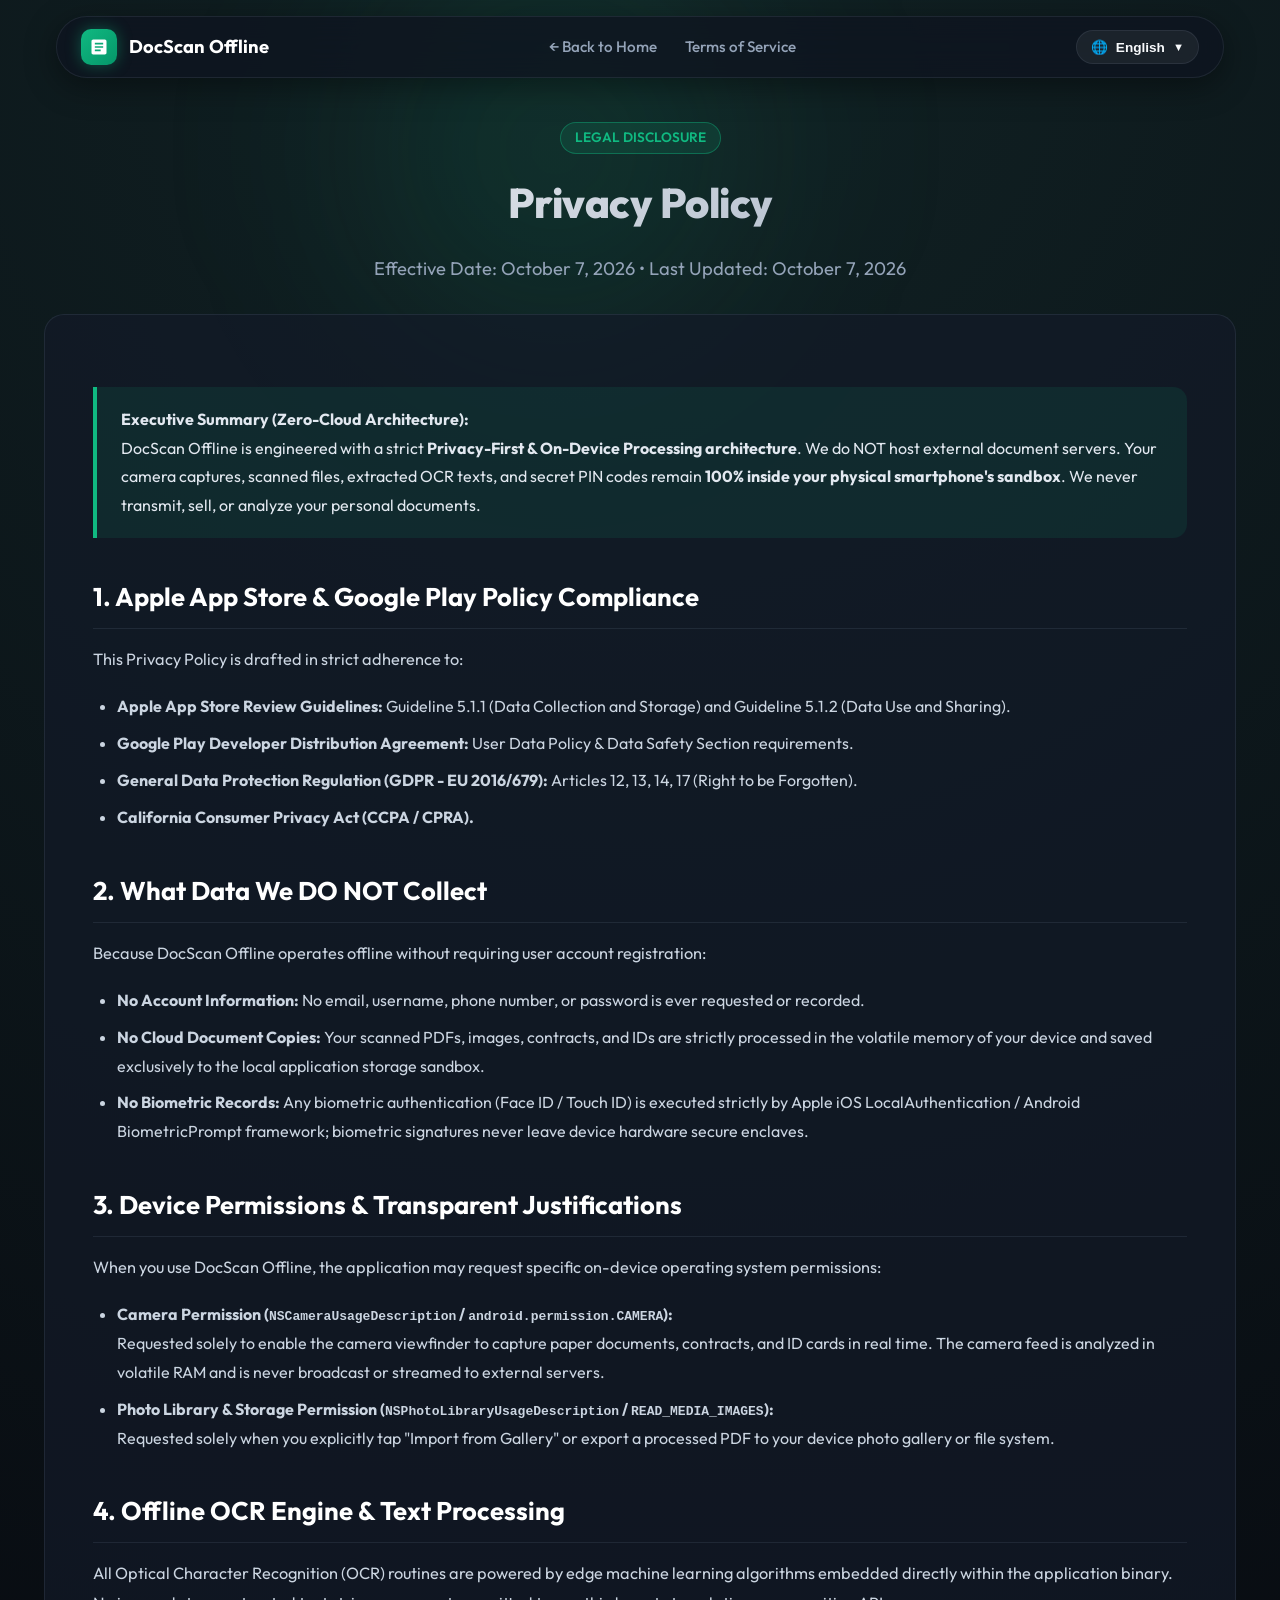
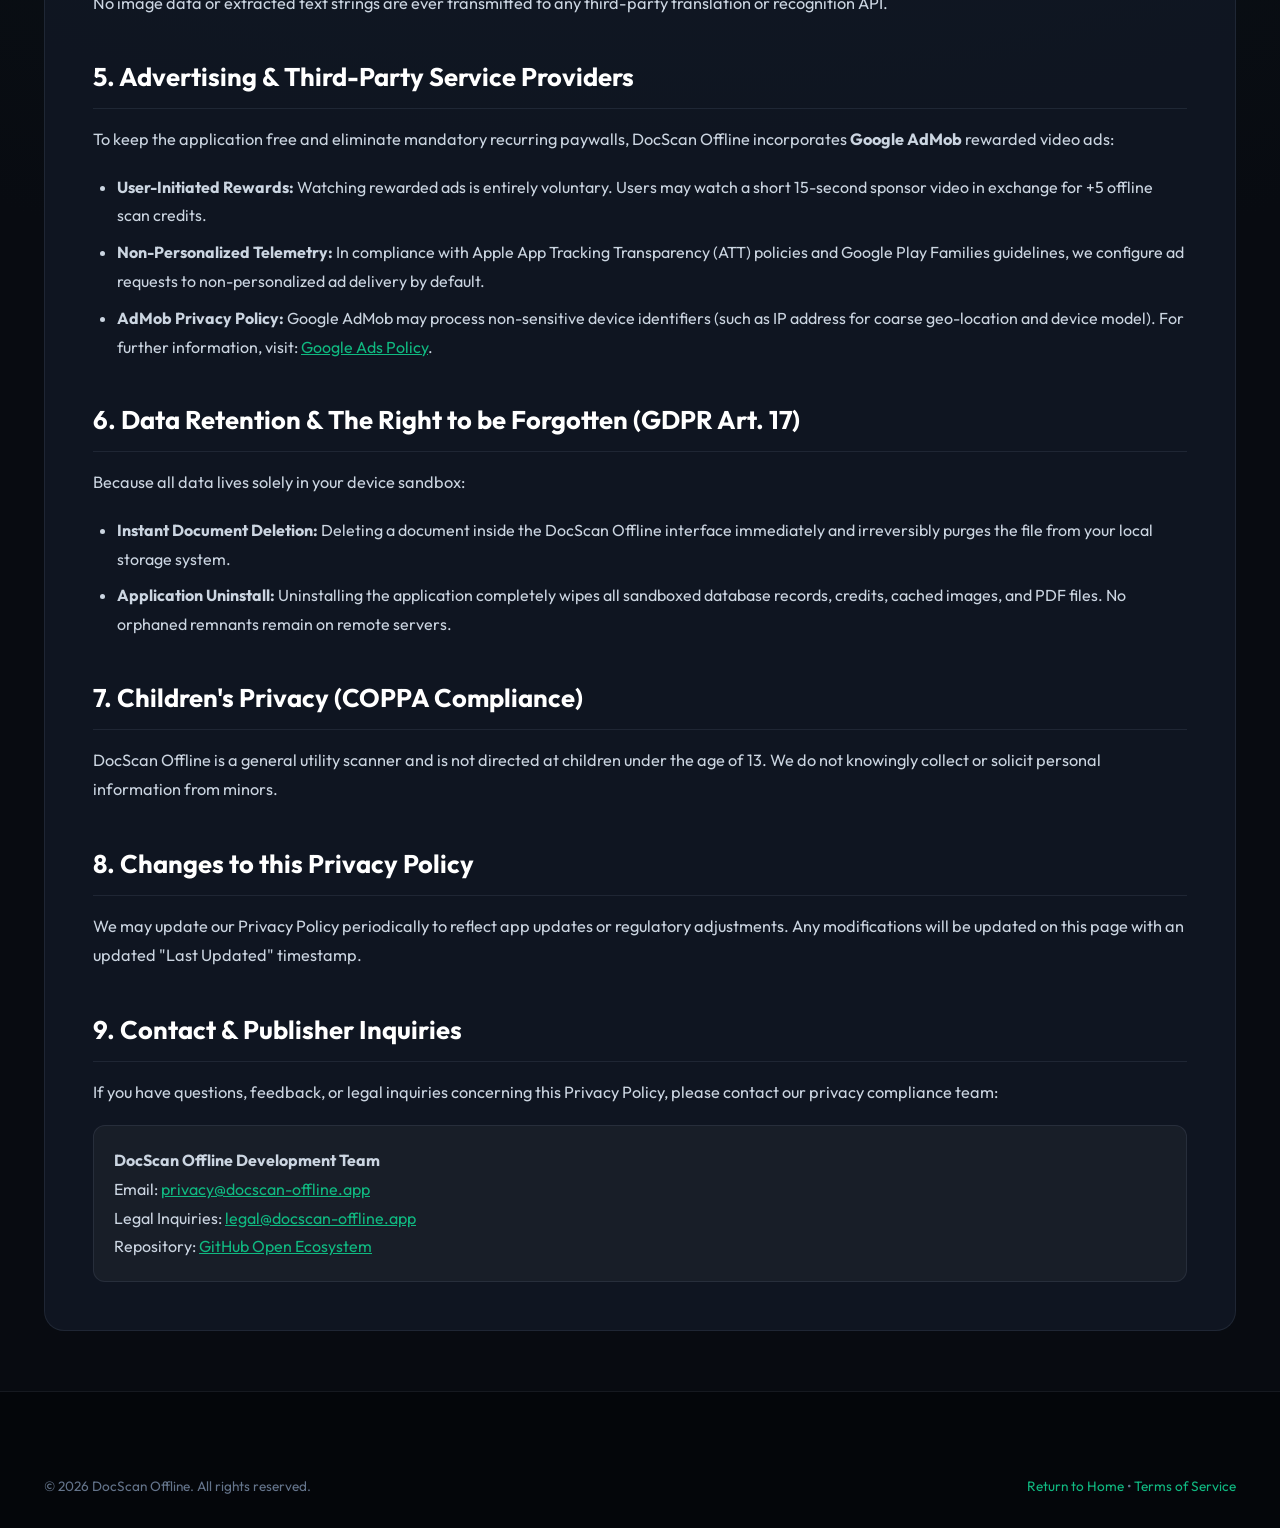
<file: privacy.html>
<!DOCTYPE html>
<html lang="en" dir="ltr">
<head>
  <meta charset="UTF-8">
  <meta name="viewport" content="width=device-width, initial-scale=1.0">
  <title>Privacy Policy - DocScan Offline (Apple & Google Play Compliant)</title>
  <meta name="description" content="Official Privacy Policy for DocScan Offline. 100% On-Device Processing, Zero Cloud Storage, and full compliance with Apple Guideline 5.1.1 and Google Play Data Safety.">
  
  <link rel="preconnect" href="https://fonts.googleapis.com">
  <link rel="preconnect" href="https://fonts.gstatic.com" crossorigin>
  <link href="https://fonts.googleapis.com/css2?family=Outfit:wght@300;400;500;600;700;800;900&display=swap" rel="stylesheet">
  
  <link rel="stylesheet" href="css/style.css">
  <meta name="robots" content="index, follow">
  <meta name="theme-color" content="#080B11">
  <link rel="canonical" href="https://binegocom.github.io/DocScan-Pages/privacy.html">
  <link rel="alternate" hreflang="x-default" href="https://binegocom.github.io/DocScan-Pages/privacy.html" />
  <link rel="alternate" hreflang="en" href="https://binegocom.github.io/DocScan-Pages/privacy.html?lang=en" />
  <link rel="alternate" hreflang="tr" href="https://binegocom.github.io/DocScan-Pages/privacy.html?lang=tr" />
  <link rel="alternate" hreflang="de" href="https://binegocom.github.io/DocScan-Pages/privacy.html?lang=de" />
  <link rel="alternate" hreflang="es" href="https://binegocom.github.io/DocScan-Pages/privacy.html?lang=es" />
  <link rel="alternate" hreflang="fr" href="https://binegocom.github.io/DocScan-Pages/privacy.html?lang=fr" />
  <link rel="alternate" hreflang="it" href="https://binegocom.github.io/DocScan-Pages/privacy.html?lang=it" />
  <link rel="alternate" hreflang="pt" href="https://binegocom.github.io/DocScan-Pages/privacy.html?lang=pt" />
  <link rel="alternate" hreflang="ru" href="https://binegocom.github.io/DocScan-Pages/privacy.html?lang=ru" />
  <link rel="alternate" hreflang="ja" href="https://binegocom.github.io/DocScan-Pages/privacy.html?lang=ja" />
  <link rel="alternate" hreflang="ar" href="https://binegocom.github.io/DocScan-Pages/privacy.html?lang=ar" />
</head>
<body>
  <div class="ambient-glow-1"></div>

  <!-- Header -->
  <header class="navbar">
    <div class="nav-container">
      <a href="index.html" class="nav-logo">
        <div class="nav-logo-icon">
          <svg viewBox="0 0 24 24"><path d="M19 3H5c-1.1 0-2 .9-2 2v14c0 1.1.9 2 2 2h14c1.1 0 2-.9 2-2V5c0-1.1-.9-2-2-2zm-5 14H7v-2h7v2zm3-4H7v-2h10v2zm0-4H7V7h10v2z"/></svg>
        </div>
        <span>DocScan Offline</span>
      </a>

      <ul class="nav-links">
        <li><a href="index.html">← Back to Home</a></li>
        <li><a href="terms.html">Terms of Service</a></li>
      </ul>

      <div class="nav-actions">
        <div class="lang-selector-box">
          <button id="lang-toggle-btn" class="lang-dropdown-btn" type="button" aria-label="Select Language">
            <span>🌐</span>
            <span id="current-lang-label">English</span>
            <span style="font-size: 0.7rem;">▼</span>
          </button>
          
          <div id="lang-dropdown-menu" class="lang-dropdown-menu">
            <button class="lang-option-btn" data-lang="en"><span class="lang-flag">🇺🇸</span> English</button>
            <button class="lang-option-btn" data-lang="tr"><span class="lang-flag">🇹🇷</span> Türkçe</button>
            <button class="lang-option-btn" data-lang="de"><span class="lang-flag">🇩🇪</span> Deutsch</button>
            <button class="lang-option-btn" data-lang="es"><span class="lang-flag">🇪🇸</span> Español</button>
            <button class="lang-option-btn" data-lang="fr"><span class="lang-flag">🇫🇷</span> Français</button>
            <button class="lang-option-btn" data-lang="it"><span class="lang-flag">🇮🇹</span> Italiano</button>
            <button class="lang-option-btn" data-lang="pt"><span class="lang-flag">🇧🇷</span> Português</button>
            <button class="lang-option-btn" data-lang="ru"><span class="lang-flag">🇷🇺</span> Русский</button>
            <button class="lang-option-btn" data-lang="ja"><span class="lang-flag">🇯🇵</span> 日本語</button>
            <button class="lang-option-btn" data-lang="ar"><span class="lang-flag">🇸🇦</span> العربية</button>
          </div>
        </div>
      </div>
    </div>
  </header>

  <main class="container">
    <div class="legal-page-header">
      <span class="section-tag">LEGAL DISCLOSURE</span>
      <h1 class="section-title">Privacy Policy</h1>
      <p class="section-desc">Effective Date: October 7, 2026 • Last Updated: October 7, 2026</p>
    </div>

    <article class="legal-card-body">
      <div class="legal-highlight-box">
        <strong>Executive Summary (Zero-Cloud Architecture):</strong><br>
        DocScan Offline is engineered with a strict <strong>Privacy-First & On-Device Processing architecture</strong>. We do NOT host external document servers. Your camera captures, scanned files, extracted OCR texts, and secret PIN codes remain <strong>100% inside your physical smartphone's sandbox</strong>. We never transmit, sell, or analyze your personal documents.
      </div>

      <h2>1. Apple App Store & Google Play Policy Compliance</h2>
      <p>This Privacy Policy is drafted in strict adherence to:</p>
      <ul>
        <li><strong>Apple App Store Review Guidelines:</strong> Guideline 5.1.1 (Data Collection and Storage) and Guideline 5.1.2 (Data Use and Sharing).</li>
        <li><strong>Google Play Developer Distribution Agreement:</strong> User Data Policy & Data Safety Section requirements.</li>
        <li><strong>General Data Protection Regulation (GDPR - EU 2016/679):</strong> Articles 12, 13, 14, 17 (Right to be Forgotten).</li>
        <li><strong>California Consumer Privacy Act (CCPA / CPRA).</strong></li>
      </ul>

      <h2>2. What Data We DO NOT Collect</h2>
      <p>Because DocScan Offline operates offline without requiring user account registration:</p>
      <ul>
        <li><strong>No Account Information:</strong> No email, username, phone number, or password is ever requested or recorded.</li>
        <li><strong>No Cloud Document Copies:</strong> Your scanned PDFs, images, contracts, and IDs are strictly processed in the volatile memory of your device and saved exclusively to the local application storage sandbox.</li>
        <li><strong>No Biometric Records:</strong> Any biometric authentication (Face ID / Touch ID) is executed strictly by Apple iOS LocalAuthentication / Android BiometricPrompt framework; biometric signatures never leave device hardware secure enclaves.</li>
      </ul>

      <h2>3. Device Permissions & Transparent Justifications</h2>
      <p>When you use DocScan Offline, the application may request specific on-device operating system permissions:</p>
      <ul>
        <li><strong>Camera Permission (<code>NSCameraUsageDescription</code> / <code>android.permission.CAMERA</code>):</strong><br>
        Requested solely to enable the camera viewfinder to capture paper documents, contracts, and ID cards in real time. The camera feed is analyzed in volatile RAM and is never broadcast or streamed to external servers.</li>
        <li><strong>Photo Library & Storage Permission (<code>NSPhotoLibraryUsageDescription</code> / <code>READ_MEDIA_IMAGES</code>):</strong><br>
        Requested solely when you explicitly tap "Import from Gallery" or export a processed PDF to your device photo gallery or file system.</li>
      </ul>

      <h2>4. Offline OCR Engine & Text Processing</h2>
      <p>All Optical Character Recognition (OCR) routines are powered by edge machine learning algorithms embedded directly within the application binary. No image data or extracted text strings are ever transmitted to any third-party translation or recognition API.</p>

      <h2>5. Advertising & Third-Party Service Providers</h2>
      <p>To keep the application free and eliminate mandatory recurring paywalls, DocScan Offline incorporates <strong>Google AdMob</strong> rewarded video ads:</p>
      <ul>
        <li><strong>User-Initiated Rewards:</strong> Watching rewarded ads is entirely voluntary. Users may watch a short 15-second sponsor video in exchange for +5 offline scan credits.</li>
        <li><strong>Non-Personalized Telemetry:</strong> In compliance with Apple App Tracking Transparency (ATT) policies and Google Play Families guidelines, we configure ad requests to non-personalized ad delivery by default.</li>
        <li><strong>AdMob Privacy Policy:</strong> Google AdMob may process non-sensitive device identifiers (such as IP address for coarse geo-location and device model). For further information, visit: <a href="https://policies.google.com/technologies/ads" target="_blank" rel="noopener" style="color: var(--emerald-neon);">Google Ads Policy</a>.</li>
      </ul>

      <h2>6. Data Retention & The Right to be Forgotten (GDPR Art. 17)</h2>
      <p>Because all data lives solely in your device sandbox:</p>
      <ul>
        <li><strong>Instant Document Deletion:</strong> Deleting a document inside the DocScan Offline interface immediately and irreversibly purges the file from your local storage system.</li>
        <li><strong>Application Uninstall:</strong> Uninstalling the application completely wipes all sandboxed database records, credits, cached images, and PDF files. No orphaned remnants remain on remote servers.</li>
      </ul>

      <h2>7. Children's Privacy (COPPA Compliance)</h2>
      <p>DocScan Offline is a general utility scanner and is not directed at children under the age of 13. We do not knowingly collect or solicit personal information from minors.</p>

      <h2>8. Changes to this Privacy Policy</h2>
      <p>We may update our Privacy Policy periodically to reflect app updates or regulatory adjustments. Any modifications will be updated on this page with an updated "Last Updated" timestamp.</p>

      <h2>9. Contact & Publisher Inquiries</h2>
      <p>If you have questions, feedback, or legal inquiries concerning this Privacy Policy, please contact our privacy compliance team:</p>
      <div style="background: rgba(255,255,255,0.04); border: 1px solid var(--border-subtle); padding: 20px; border-radius: 12px; margin-top: 16px;">
        <strong>DocScan Offline Development Team</strong><br>
        Email: <a href="mailto:privacy@docscan-offline.app" style="color: var(--emerald-neon);">privacy@docscan-offline.app</a><br>
        Legal Inquiries: <a href="mailto:legal@docscan-offline.app" style="color: var(--emerald-neon);">legal@docscan-offline.app</a><br>
        Repository: <a href="https://github.com" target="_blank" rel="noopener" style="color: var(--emerald-neon);">GitHub Open Ecosystem</a>
      </div>
    </article>
  </main>

  <footer class="footer">
    <div class="container footer-bottom">
      <p>© 2026 DocScan Offline. All rights reserved.</p>
      <p><a href="index.html" style="color: var(--emerald-neon); text-decoration: none;">Return to Home</a> • <a href="terms.html" style="color: var(--emerald-neon); text-decoration: none;">Terms of Service</a></p>
    </div>
  </footer>

  <script src="js/sound-fx.js"></script>
  <script src="js/i18n.js"></script>
  <script src="js/main.js"></script>
</body>
</html>
</file>
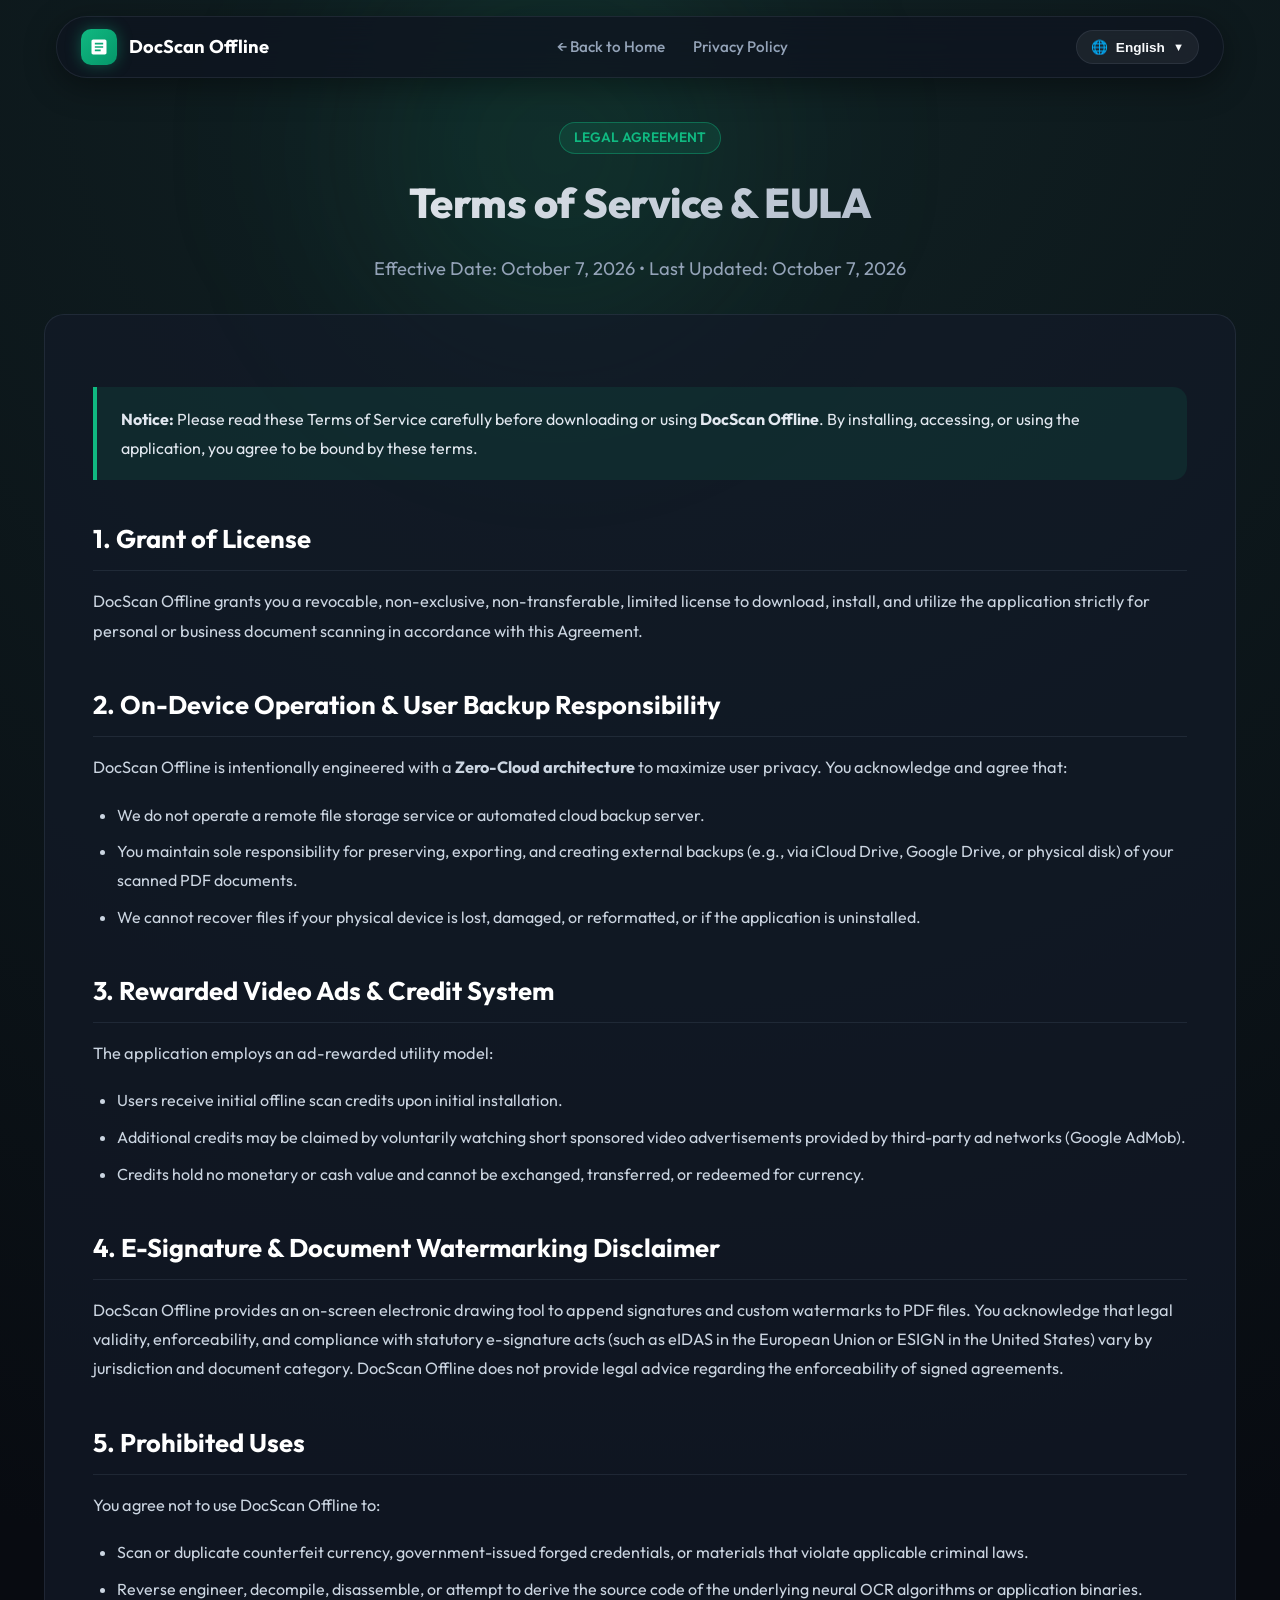
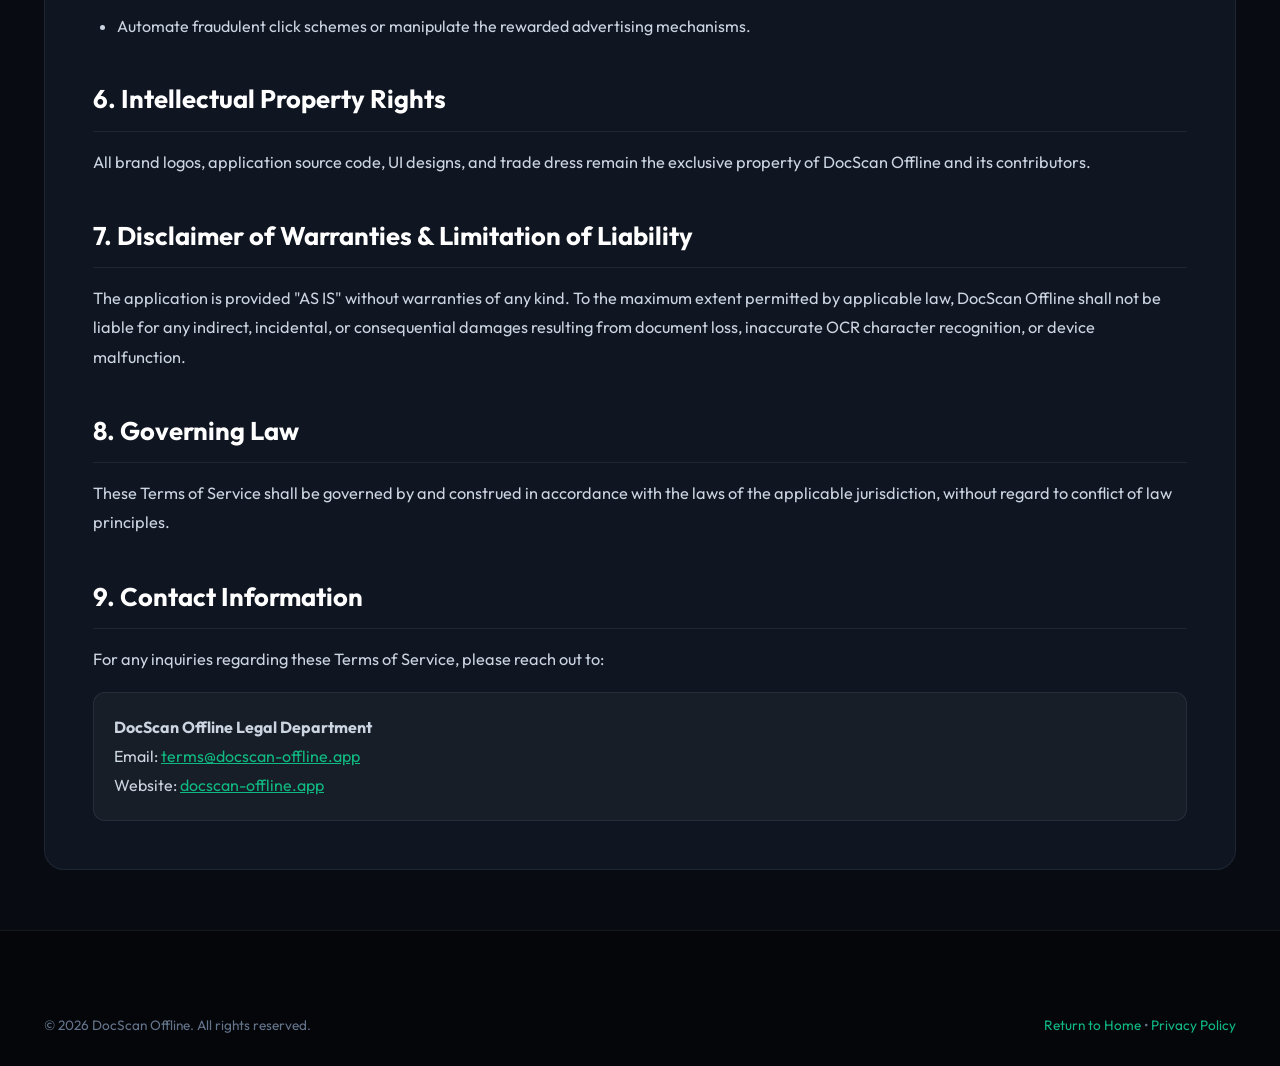
<file: terms.html>
<!DOCTYPE html>
<html lang="en" dir="ltr">
<head>
  <meta charset="UTF-8">
  <meta name="viewport" content="width=device-width, initial-scale=1.0">
  <title>Terms of Service - DocScan Offline</title>
  <meta name="description" content="Terms of Service & End User License Agreement for DocScan Offline document scanning utility.">
  
  <link rel="preconnect" href="https://fonts.googleapis.com">
  <link rel="preconnect" href="https://fonts.gstatic.com" crossorigin>
  <link href="https://fonts.googleapis.com/css2?family=Outfit:wght@300;400;500;600;700;800;900&display=swap" rel="stylesheet">
  
  <link rel="stylesheet" href="css/style.css">
  <meta name="robots" content="index, follow">
  <meta name="theme-color" content="#080B11">
  <link rel="canonical" href="https://binegocom.github.io/DocScan-Pages/terms.html">
  <link rel="alternate" hreflang="x-default" href="https://binegocom.github.io/DocScan-Pages/terms.html" />
  <link rel="alternate" hreflang="en" href="https://binegocom.github.io/DocScan-Pages/terms.html?lang=en" />
  <link rel="alternate" hreflang="tr" href="https://binegocom.github.io/DocScan-Pages/terms.html?lang=tr" />
  <link rel="alternate" hreflang="de" href="https://binegocom.github.io/DocScan-Pages/terms.html?lang=de" />
  <link rel="alternate" hreflang="es" href="https://binegocom.github.io/DocScan-Pages/terms.html?lang=es" />
  <link rel="alternate" hreflang="fr" href="https://binegocom.github.io/DocScan-Pages/terms.html?lang=fr" />
  <link rel="alternate" hreflang="it" href="https://binegocom.github.io/DocScan-Pages/terms.html?lang=it" />
  <link rel="alternate" hreflang="pt" href="https://binegocom.github.io/DocScan-Pages/terms.html?lang=pt" />
  <link rel="alternate" hreflang="ru" href="https://binegocom.github.io/DocScan-Pages/terms.html?lang=ru" />
  <link rel="alternate" hreflang="ja" href="https://binegocom.github.io/DocScan-Pages/terms.html?lang=ja" />
  <link rel="alternate" hreflang="ar" href="https://binegocom.github.io/DocScan-Pages/terms.html?lang=ar" />
</head>
<body>
  <div class="ambient-glow-1"></div>

  <!-- Header -->
  <header class="navbar">
    <div class="nav-container">
      <a href="index.html" class="nav-logo">
        <div class="nav-logo-icon">
          <svg viewBox="0 0 24 24"><path d="M19 3H5c-1.1 0-2 .9-2 2v14c0 1.1.9 2 2 2h14c1.1 0 2-.9 2-2V5c0-1.1-.9-2-2-2zm-5 14H7v-2h7v2zm3-4H7v-2h10v2zm0-4H7V7h10v2z"/></svg>
        </div>
        <span>DocScan Offline</span>
      </a>

      <ul class="nav-links">
        <li><a href="index.html">← Back to Home</a></li>
        <li><a href="privacy.html">Privacy Policy</a></li>
      </ul>

      <div class="nav-actions">
        <div class="lang-selector-box">
          <button id="lang-toggle-btn" class="lang-dropdown-btn" type="button" aria-label="Select Language">
            <span>🌐</span>
            <span id="current-lang-label">English</span>
            <span style="font-size: 0.7rem;">▼</span>
          </button>
          
          <div id="lang-dropdown-menu" class="lang-dropdown-menu">
            <button class="lang-option-btn" data-lang="en"><span class="lang-flag">🇺🇸</span> English</button>
            <button class="lang-option-btn" data-lang="tr"><span class="lang-flag">🇹🇷</span> Türkçe</button>
            <button class="lang-option-btn" data-lang="de"><span class="lang-flag">🇩🇪</span> Deutsch</button>
            <button class="lang-option-btn" data-lang="es"><span class="lang-flag">🇪🇸</span> Español</button>
            <button class="lang-option-btn" data-lang="fr"><span class="lang-flag">🇫🇷</span> Français</button>
            <button class="lang-option-btn" data-lang="it"><span class="lang-flag">🇮🇹</span> Italiano</button>
            <button class="lang-option-btn" data-lang="pt"><span class="lang-flag">🇧🇷</span> Português</button>
            <button class="lang-option-btn" data-lang="ru"><span class="lang-flag">🇷🇺</span> Русский</button>
            <button class="lang-option-btn" data-lang="ja"><span class="lang-flag">🇯🇵</span> 日本語</button>
            <button class="lang-option-btn" data-lang="ar"><span class="lang-flag">🇸🇦</span> العربية</button>
          </div>
        </div>
      </div>
    </div>
  </header>

  <main class="container">
    <div class="legal-page-header">
      <span class="section-tag">LEGAL AGREEMENT</span>
      <h1 class="section-title">Terms of Service & EULA</h1>
      <p class="section-desc">Effective Date: October 7, 2026 • Last Updated: October 7, 2026</p>
    </div>

    <article class="legal-card-body">
      <div class="legal-highlight-box">
        <strong>Notice:</strong> Please read these Terms of Service carefully before downloading or using <strong>DocScan Offline</strong>. By installing, accessing, or using the application, you agree to be bound by these terms.
      </div>

      <h2>1. Grant of License</h2>
      <p>DocScan Offline grants you a revocable, non-exclusive, non-transferable, limited license to download, install, and utilize the application strictly for personal or business document scanning in accordance with this Agreement.</p>

      <h2>2. On-Device Operation & User Backup Responsibility</h2>
      <p>DocScan Offline is intentionally engineered with a <strong>Zero-Cloud architecture</strong> to maximize user privacy. You acknowledge and agree that:</p>
      <ul>
        <li>We do not operate a remote file storage service or automated cloud backup server.</li>
        <li>You maintain sole responsibility for preserving, exporting, and creating external backups (e.g., via iCloud Drive, Google Drive, or physical disk) of your scanned PDF documents.</li>
        <li>We cannot recover files if your physical device is lost, damaged, or reformatted, or if the application is uninstalled.</li>
      </ul>

      <h2>3. Rewarded Video Ads & Credit System</h2>
      <p>The application employs an ad-rewarded utility model:</p>
      <ul>
        <li>Users receive initial offline scan credits upon initial installation.</li>
        <li>Additional credits may be claimed by voluntarily watching short sponsored video advertisements provided by third-party ad networks (Google AdMob).</li>
        <li>Credits hold no monetary or cash value and cannot be exchanged, transferred, or redeemed for currency.</li>
      </ul>

      <h2>4. E-Signature & Document Watermarking Disclaimer</h2>
      <p>DocScan Offline provides an on-screen electronic drawing tool to append signatures and custom watermarks to PDF files. You acknowledge that legal validity, enforceability, and compliance with statutory e-signature acts (such as eIDAS in the European Union or ESIGN in the United States) vary by jurisdiction and document category. DocScan Offline does not provide legal advice regarding the enforceability of signed agreements.</p>

      <h2>5. Prohibited Uses</h2>
      <p>You agree not to use DocScan Offline to:</p>
      <ul>
        <li>Scan or duplicate counterfeit currency, government-issued forged credentials, or materials that violate applicable criminal laws.</li>
        <li>Reverse engineer, decompile, disassemble, or attempt to derive the source code of the underlying neural OCR algorithms or application binaries.</li>
        <li>Automate fraudulent click schemes or manipulate the rewarded advertising mechanisms.</li>
      </ul>

      <h2>6. Intellectual Property Rights</h2>
      <p>All brand logos, application source code, UI designs, and trade dress remain the exclusive property of DocScan Offline and its contributors.</p>

      <h2>7. Disclaimer of Warranties & Limitation of Liability</h2>
      <p>The application is provided "AS IS" without warranties of any kind. To the maximum extent permitted by applicable law, DocScan Offline shall not be liable for any indirect, incidental, or consequential damages resulting from document loss, inaccurate OCR character recognition, or device malfunction.</p>

      <h2>8. Governing Law</h2>
      <p>These Terms of Service shall be governed by and construed in accordance with the laws of the applicable jurisdiction, without regard to conflict of law principles.</p>

      <h2>9. Contact Information</h2>
      <p>For any inquiries regarding these Terms of Service, please reach out to:</p>
      <div style="background: rgba(255,255,255,0.04); border: 1px solid var(--border-subtle); padding: 20px; border-radius: 12px; margin-top: 16px;">
        <strong>DocScan Offline Legal Department</strong><br>
        Email: <a href="mailto:terms@docscan-offline.app" style="color: var(--emerald-neon);">terms@docscan-offline.app</a><br>
        Website: <a href="index.html" style="color: var(--emerald-neon);">docscan-offline.app</a>
      </div>
    </article>
  </main>

  <footer class="footer">
    <div class="container footer-bottom">
      <p>© 2026 DocScan Offline. All rights reserved.</p>
      <p><a href="index.html" style="color: var(--emerald-neon); text-decoration: none;">Return to Home</a> • <a href="privacy.html" style="color: var(--emerald-neon); text-decoration: none;">Privacy Policy</a></p>
    </div>
  </footer>

  <script src="js/sound-fx.js"></script>
  <script src="js/i18n.js"></script>
  <script src="js/main.js"></script>
</body>
</html>
</file>
<file: css/style.css>
/* ==========================================================================
   DocScan Offline - Luxury Obsidian & Tech Emerald Design System
   Rich Animations, Glassmorphism, 3D Phone Mockup, RTL Arabic Support
   ========================================================================== */

:root {
  --bg-primary: #080B11;
  --bg-secondary: #0E1420;
  --bg-tertiary: #141D2D;
  --bg-card: rgba(19, 27, 41, 0.7);
  --bg-card-hover: rgba(28, 40, 60, 0.85);
  
  --emerald-neon: #10B981;
  --emerald-glow: rgba(16, 185, 129, 0.35);
  --emerald-subtle: rgba(16, 185, 129, 0.12);
  --gold-accent: #F59E0B;
  --gold-glow: rgba(245, 158, 11, 0.25);
  
  --text-primary: #F8FAFC;
  --text-secondary: #94A3B8;
  --text-muted: #64748B;
  
  --border-subtle: rgba(148, 163, 184, 0.12);
  --border-glow: rgba(16, 185, 129, 0.4);
  --border-gold: rgba(245, 158, 11, 0.35);

  --font-sans: 'Outfit', -apple-system, BlinkMacSystemFont, 'Segoe UI', Roboto, Helvetica, Arial, sans-serif;
  --font-mono: 'JetBrains Mono', 'Fira Code', monospace;
  
  --radius-sm: 8px;
  --radius-md: 14px;
  --radius-lg: 20px;
  --radius-xl: 32px;
  --radius-full: 9999px;
  
  --shadow-card: 0 10px 30px -10px rgba(0, 0, 0, 0.5), 0 0 1px 1px rgba(255, 255, 255, 0.05);
  --shadow-neon: 0 0 25px var(--emerald-glow);
  --transition-fast: 0.2s cubic-bezier(0.16, 1, 0.3, 1);
  --transition-smooth: 0.4s cubic-bezier(0.16, 1, 0.3, 1);
}

/* Reset & Base */
*, *::before, *::after {
  box-sizing: border-box;
  margin: 0;
  padding: 0;
}

html {
  scroll-behavior: smooth;
  font-family: var(--font-sans);
  background-color: var(--bg-primary);
  color: var(--text-primary);
  line-height: 1.6;
  overflow-x: hidden;
  -webkit-font-smoothing: antialiased;
}

body {
  position: relative;
  min-height: 100vh;
  overflow-x: hidden;
  background: radial-gradient(circle at 50% 0%, #112224 0%, #080B11 60%);
}

/* Background Ambient Glows */
.ambient-glow-1 {
  position: fixed;
  top: -150px;
  left: 20%;
  width: 600px;
  height: 600px;
  background: radial-gradient(circle, rgba(16, 185, 129, 0.15) 0%, transparent 70%);
  filter: blur(80px);
  pointer-events: none;
  z-index: 0;
  animation: pulseGlow 8s ease-in-out infinite alternate;
}

.ambient-glow-2 {
  position: fixed;
  bottom: 10%;
  right: 10%;
  width: 500px;
  height: 500px;
  background: radial-gradient(circle, rgba(245, 158, 11, 0.08) 0%, transparent 70%);
  filter: blur(90px);
  pointer-events: none;
  z-index: 0;
}

@keyframes pulseGlow {
  0% { transform: scale(1) translateY(0); opacity: 0.7; }
  100% { transform: scale(1.15) translateY(40px); opacity: 1; }
}

/* Container */
.container {
  width: 100%;
  max-width: 1240px;
  margin: 0 auto;
  padding: 0 24px;
  position: relative;
  z-index: 2;
}

/* Navigation */
.navbar {
  position: sticky;
  top: 16px;
  z-index: 100;
  margin: 0 auto;
  max-width: 1200px;
  padding: 0 16px;
}

.nav-container {
  display: flex;
  align-items: center;
  justify-content: space-between;
  padding: 12px 24px;
  background: rgba(14, 20, 32, 0.8);
  backdrop-filter: blur(20px);
  -webkit-backdrop-filter: blur(20px);
  border: 1px solid var(--border-subtle);
  border-radius: var(--radius-full);
  box-shadow: 0 8px 32px rgba(0, 0, 0, 0.4);
}

.nav-logo {
  display: flex;
  align-items: center;
  gap: 12px;
  text-decoration: none;
  color: #fff;
  font-weight: 700;
  font-size: 1.15rem;
}

.nav-logo-icon {
  width: 36px;
  height: 36px;
  background: linear-gradient(135deg, #10B981, #059669);
  border-radius: 10px;
  display: flex;
  align-items: center;
  justify-content: center;
  box-shadow: 0 0 15px rgba(16, 185, 129, 0.4);
}

.nav-logo-icon svg {
  width: 20px;
  height: 20px;
  fill: #fff;
}

.nav-links {
  display: flex;
  align-items: center;
  gap: 28px;
  list-style: none;
}

.nav-links a {
  text-decoration: none;
  color: var(--text-secondary);
  font-size: 0.95rem;
  font-weight: 500;
  transition: color var(--transition-fast);
}

.nav-links a:hover {
  color: var(--emerald-neon);
}

.nav-actions {
  display: flex;
  align-items: center;
  gap: 12px;
}

/* Sound FX Toggle Button */
.sound-toggle-btn {
  display: flex;
  align-items: center;
  gap: 6px;
  background: rgba(16, 185, 129, 0.12);
  border: 1px solid var(--border-glow);
  color: var(--emerald-neon);
  padding: 8px 14px;
  border-radius: var(--radius-full);
  font-size: 0.85rem;
  font-weight: 700;
  cursor: pointer;
  transition: all var(--transition-fast);
  box-shadow: 0 0 15px rgba(16, 185, 129, 0.2);
}

.sound-toggle-btn:hover {
  background: rgba(16, 185, 129, 0.22);
  transform: scale(1.04);
}

.sound-toggle-btn.sound-muted {
  background: rgba(255, 255, 255, 0.05);
  border-color: var(--border-subtle);
  color: var(--text-muted);
  box-shadow: none;
}

.sound-icon-anim {
  font-size: 1rem;
}

/* Language Selector Dropdown */
.lang-selector-box {
  position: relative;
}

.lang-dropdown-btn {
  display: flex;
  align-items: center;
  gap: 8px;
  background: rgba(255, 255, 255, 0.06);
  border: 1px solid var(--border-subtle);
  color: var(--text-primary);
  padding: 8px 14px;
  border-radius: var(--radius-full);
  font-size: 0.85rem;
  font-weight: 600;
  cursor: pointer;
  transition: all var(--transition-fast);
}

.lang-dropdown-btn:hover {
  background: rgba(16, 185, 129, 0.15);
  border-color: var(--emerald-neon);
}

.lang-dropdown-menu {
  display: none;
  position: absolute;
  top: calc(100% + 8px);
  right: 0;
  background: var(--bg-secondary);
  border: 1px solid var(--border-subtle);
  border-radius: var(--radius-md);
  box-shadow: 0 12px 36px rgba(0,0,0,0.6);
  backdrop-filter: blur(16px);
  padding: 8px;
  min-width: 170px;
  z-index: 1000;
}

.lang-dropdown-menu.active {
  display: block;
  animation: fadeInDown 0.2s ease forwards;
}

.lang-option-btn {
  display: flex;
  align-items: center;
  gap: 10px;
  width: 100%;
  padding: 8px 12px;
  background: none;
  border: none;
  color: var(--text-secondary);
  font-size: 0.88rem;
  font-weight: 500;
  border-radius: var(--radius-sm);
  text-align: left;
  cursor: pointer;
  transition: all var(--transition-fast);
}

.lang-option-btn:hover {
  background: rgba(16, 185, 129, 0.12);
  color: #fff;
}

.lang-flag {
  font-size: 1.1rem;
}

/* Mobile Menu Toggle */
.mobile-menu-btn {
  display: none;
  background: none;
  border: none;
  color: var(--text-primary);
  font-size: 1.5rem;
  cursor: pointer;
}

/* Hero Section */
.hero-section {
  padding: 90px 0 60px;
  position: relative;
}

.hero-grid {
  display: grid;
  grid-template-columns: 1.15fr 0.85fr;
  align-items: center;
  gap: 60px;
}

.hero-content {
  position: relative;
  z-index: 2;
}

.hero-tagline-badge {
  display: inline-flex;
  align-items: center;
  gap: 8px;
  padding: 6px 16px;
  background: var(--emerald-subtle);
  border: 1px solid var(--border-glow);
  border-radius: var(--radius-full);
  color: var(--emerald-neon);
  font-size: 0.85rem;
  font-weight: 600;
  letter-spacing: 0.5px;
  text-transform: uppercase;
  margin-bottom: 24px;
  box-shadow: 0 0 20px rgba(16, 185, 129, 0.15);
}

.pulse-dot {
  width: 8px;
  height: 8px;
  background-color: var(--emerald-neon);
  border-radius: 50%;
  box-shadow: 0 0 10px var(--emerald-neon);
  animation: blinkDot 1.6s infinite;
}

@keyframes blinkDot {
  0%, 100% { opacity: 1; transform: scale(1); }
  50% { opacity: 0.4; transform: scale(0.8); }
}

.hero-title {
  font-size: 3.5rem;
  font-weight: 800;
  line-height: 1.12;
  letter-spacing: -1px;
  margin-bottom: 24px;
  background: linear-gradient(135deg, #FFFFFF 30%, #94A3B8 100%);
  -webkit-background-clip: text;
  -webkit-text-fill-color: transparent;
}

.hero-subtitle {
  font-size: 1.2rem;
  color: var(--text-secondary);
  line-height: 1.65;
  margin-bottom: 36px;
  max-width: 580px;
}

.hero-badges-row {
  display: flex;
  flex-wrap: wrap;
  gap: 12px;
  margin-bottom: 40px;
}

.feature-pill {
  display: inline-flex;
  align-items: center;
  gap: 8px;
  padding: 8px 16px;
  background: rgba(255, 255, 255, 0.04);
  border: 1px solid var(--border-subtle);
  border-radius: var(--radius-full);
  font-size: 0.9rem;
  color: #CBD5E1;
  font-weight: 500;
}

.pill-vip {
  border-color: var(--border-gold);
  background: rgba(245, 158, 11, 0.08);
  color: #FBBF24;
}

/* CTA Download Buttons */
.hero-cta-group {
  display: flex;
  flex-wrap: wrap;
  gap: 16px;
  margin-bottom: 48px;
}

.btn-store {
  display: inline-flex;
  align-items: center;
  gap: 12px;
  padding: 14px 28px;
  border-radius: var(--radius-md);
  text-decoration: none;
  font-weight: 600;
  transition: all var(--transition-smooth);
}

.btn-apple {
  background: linear-gradient(135deg, #10B981 0%, #059669 100%);
  color: #04251B;
  font-weight: 700;
  box-shadow: 0 10px 25px -5px rgba(16, 185, 129, 0.4);
}

.btn-apple:hover {
  transform: translateY(-2px);
  box-shadow: 0 15px 35px -5px rgba(16, 185, 129, 0.6);
  filter: brightness(1.1);
}

.btn-google {
  background: rgba(255, 255, 255, 0.08);
  color: #fff;
  border: 1px solid var(--border-subtle);
}

.btn-google:hover {
  background: rgba(255, 255, 255, 0.14);
  transform: translateY(-2px);
  border-color: var(--emerald-neon);
}

.btn-store svg {
  width: 24px;
  height: 24px;
}

/* Live Stats Row */
.stats-grid {
  display: grid;
  grid-template-columns: repeat(4, 1fr);
  gap: 20px;
  padding-top: 24px;
  border-top: 1px solid var(--border-subtle);
}

.stat-item h3 {
  font-size: 1.9rem;
  font-weight: 800;
  color: var(--emerald-neon);
  font-family: var(--font-mono);
}

.stat-item p {
  font-size: 0.85rem;
  color: var(--text-muted);
  margin-top: 4px;
}

/* Phone Mockup Frame with 3D Tilt & Floating Badges */
.hero-visual-wrapper {
  position: relative;
  display: flex;
  justify-content: center;
  align-items: center;
  perspective: 1200px;
}

.phone-device-card {
  position: relative;
  width: 320px;
  height: 650px;
  background: #000;
  border-radius: 54px;
  padding: 12px;
  box-shadow: 
    0 25px 60px -15px rgba(0, 0, 0, 0.9),
    0 0 0 3px #1E293B,
    0 0 0 5px #0F172A,
    0 0 40px var(--emerald-glow);
  transform: rotateY(-6deg) rotateX(4deg);
  transition: transform var(--transition-smooth), box-shadow var(--transition-smooth);
  cursor: pointer;
  overflow: hidden;
}

.phone-device-card:hover {
  transform: rotateY(0deg) rotateX(0deg) scale(1.02);
  box-shadow: 
    0 35px 80px -15px rgba(0, 0, 0, 0.95),
    0 0 0 3px var(--emerald-neon),
    0 0 50px rgba(16, 185, 129, 0.5);
}

/* Dynamic Island & Speaker Notch */
.phone-notch {
  position: absolute;
  top: 18px;
  left: 50%;
  transform: translateX(-50%);
  width: 105px;
  height: 28px;
  background: #000;
  border-radius: 20px;
  z-index: 20;
  box-shadow: 0 2px 6px rgba(0,0,0,0.5);
}

.phone-screen-inner {
  position: relative;
  width: 100%;
  height: 100%;
  border-radius: 44px;
  overflow: hidden;
  background: #080B11;
}

.phone-screen-img {
  width: 100%;
  height: 100%;
  object-fit: cover;
  display: block;
}

/* Scanning Laser Line Animation */
.laser-scan-bar {
  position: absolute;
  left: 0;
  right: 0;
  top: 0;
  height: 4px;
  background: linear-gradient(90deg, transparent, #10B981, #6EE7B7, #10B981, transparent);
  box-shadow: 0 0 20px 4px #10B981, 0 0 8px #6EE7B7;
  z-index: 10;
  pointer-events: none;
  animation: sweepLaser 3.5s ease-in-out infinite alternate;
}

.laser-glow-curtain {
  position: absolute;
  left: 0;
  right: 0;
  bottom: 0;
  height: 80px;
  background: linear-gradient(to top, rgba(16, 185, 129, 0.25), transparent);
  pointer-events: none;
}

@keyframes sweepLaser {
  0% { top: 4%; }
  100% { top: 92%; }
}

/* Floating Luxury Badges */
.floating-badge {
  position: absolute;
  display: flex;
  align-items: center;
  gap: 12px;
  padding: 12px 18px;
  background: rgba(14, 20, 32, 0.85);
  backdrop-filter: blur(16px);
  border: 1px solid var(--border-glow);
  border-radius: var(--radius-lg);
  box-shadow: 0 15px 35px rgba(0,0,0,0.6), var(--shadow-neon);
  z-index: 25;
  animation: floatBadge 4s ease-in-out infinite alternate;
}

.badge-top-right {
  top: 15%;
  right: -30px;
  animation-delay: 0.5s;
}

.badge-bottom-left {
  bottom: 18%;
  left: -40px;
  border-color: var(--border-gold);
  box-shadow: 0 15px 35px rgba(0,0,0,0.6), 0 0 25px var(--gold-glow);
  animation-delay: 1.2s;
}

.floating-badge-icon {
  width: 36px;
  height: 36px;
  border-radius: 10px;
  background: var(--emerald-subtle);
  display: flex;
  align-items: center;
  justify-content: center;
  color: var(--emerald-neon);
  font-size: 1.2rem;
}

.badge-bottom-left .floating-badge-icon {
  background: rgba(245, 158, 11, 0.15);
  color: var(--gold-accent);
}

.floating-badge-text h4 {
  font-size: 0.9rem;
  font-weight: 700;
  color: #fff;
}

.floating-badge-text p {
  font-size: 0.78rem;
  color: var(--text-secondary);
}

@keyframes floatBadge {
  0% { transform: translateY(0px); }
  100% { transform: translateY(-16px); }
}

/* Section Common */
.section-header {
  text-align: center;
  max-width: 760px;
  margin: 0 auto 60px;
}

.section-tag {
  display: inline-block;
  padding: 4px 14px;
  background: var(--emerald-subtle);
  border: 1px solid var(--border-glow);
  border-radius: var(--radius-full);
  color: var(--emerald-neon);
  font-size: 0.85rem;
  font-weight: 600;
  text-transform: uppercase;
  margin-bottom: 16px;
}

.section-title {
  font-size: 2.6rem;
  font-weight: 800;
  letter-spacing: -0.5px;
  margin-bottom: 18px;
  background: linear-gradient(135deg, #FFFFFF, #94A3B8);
  -webkit-background-clip: text;
  -webkit-text-fill-color: transparent;
}

.section-desc {
  font-size: 1.15rem;
  color: var(--text-secondary);
  line-height: 1.6;
}

/* Features Grid */
.features-section {
  padding: 100px 0;
  position: relative;
}

.features-grid {
  display: grid;
  grid-template-columns: repeat(3, 1fr);
  gap: 28px;
}

.feature-card {
  position: relative;
  background: var(--bg-card);
  border: 1px solid var(--border-subtle);
  border-radius: var(--radius-lg);
  padding: 36px 30px;
  backdrop-filter: blur(16px);
  transition: all var(--transition-smooth);
  overflow: hidden;
}

.feature-card::before {
  content: '';
  position: absolute;
  top: 0;
  left: 0;
  right: 0;
  height: 3px;
  background: linear-gradient(90deg, transparent, var(--emerald-neon), transparent);
  opacity: 0;
  transition: opacity var(--transition-fast);
}

.feature-card:hover {
  background: var(--bg-card-hover);
  border-color: var(--border-glow);
  transform: translateY(-6px);
  box-shadow: 0 20px 40px -10px rgba(0, 0, 0, 0.6), var(--shadow-neon);
}

.feature-card:hover::before {
  opacity: 1;
}

.feature-icon-box {
  width: 58px;
  height: 58px;
  border-radius: var(--radius-md);
  background: var(--emerald-subtle);
  border: 1px solid var(--border-glow);
  display: flex;
  align-items: center;
  justify-content: center;
  margin-bottom: 24px;
  color: var(--emerald-neon);
  font-size: 1.6rem;
}

.card-gold .feature-icon-box {
  background: rgba(245, 158, 11, 0.12);
  border-color: var(--border-gold);
  color: var(--gold-accent);
}

.feature-card h3 {
  font-size: 1.35rem;
  font-weight: 700;
  margin-bottom: 14px;
  color: #fff;
}

.feature-card p {
  font-size: 0.95rem;
  color: var(--text-secondary);
  line-height: 1.65;
}

/* Interactive Simulator / Live Demo Section */
.demo-section {
  padding: 90px 0;
  background: linear-gradient(180deg, transparent 0%, rgba(14, 20, 32, 0.8) 50%, transparent 100%);
}

.demo-container-box {
  display: grid;
  grid-template-columns: 1fr 1fr;
  gap: 40px;
  background: var(--bg-secondary);
  border: 1px solid var(--border-glow);
  border-radius: var(--radius-xl);
  padding: 48px;
  box-shadow: 0 25px 60px rgba(0,0,0,0.7), var(--shadow-neon);
}

.demo-visual-side {
  position: relative;
  background: #05080E;
  border: 1px solid var(--border-subtle);
  border-radius: var(--radius-lg);
  padding: 30px;
  min-height: 380px;
  overflow: hidden;
  box-shadow: inset 0 0 30px rgba(0,0,0,0.8);
}

.demo-paper-doc {
  background: #0B0E14;
  border: 1px solid rgba(255, 255, 255, 0.08);
  border-radius: var(--radius-md);
  padding: 24px;
  font-family: var(--font-mono);
  position: relative;
}

.doc-header-line {
  display: flex;
  justify-content: space-between;
  border-bottom: 1px dashed rgba(255, 255, 255, 0.15);
  padding-bottom: 12px;
  margin-bottom: 16px;
  font-size: 0.82rem;
  color: var(--text-muted);
}

.doc-text-line {
  margin-bottom: 10px;
  font-size: 0.88rem;
  color: #E2E8F0;
  display: flex;
  align-items: center;
  justify-content: space-between;
  position: relative;
  transition: all 0.3s;
}

.ocr-highlight {
  background: rgba(16, 185, 129, 0.25);
  color: #6EE7B7;
  padding: 2px 6px;
  border-radius: 4px;
  border-left: 2px solid var(--emerald-neon);
}

.demo-scan-line {
  display: none;
  position: absolute;
  top: 0;
  left: 0;
  right: 0;
  height: 3px;
  background: #10B981;
  box-shadow: 0 0 15px 3px #10B981;
}

.demo-scan-line.active {
  display: block;
  animation: demoScanLaser 2s linear infinite;
}

@keyframes demoScanLaser {
  0% { top: 0%; }
  100% { top: 100%; }
}

.demo-control-side {
  display: flex;
  flex-direction: column;
  justify-content: center;
}

.demo-control-side h3 {
  font-size: 1.8rem;
  font-weight: 700;
  margin-bottom: 12px;
  color: #fff;
}

.demo-control-side p {
  color: var(--text-secondary);
  margin-bottom: 24px;
  line-height: 1.6;
}

.demo-btn-group {
  display: flex;
  gap: 14px;
  margin-bottom: 24px;
}

.btn-demo-action {
  padding: 12px 24px;
  border-radius: var(--radius-md);
  font-weight: 600;
  font-size: 0.95rem;
  cursor: pointer;
  border: none;
  transition: all var(--transition-fast);
}

.btn-demo-primary {
  background: var(--emerald-neon);
  color: #04251B;
}

.btn-demo-primary:hover {
  background: #34D399;
  transform: translateY(-2px);
  box-shadow: 0 0 20px var(--emerald-glow);
}

.btn-demo-secondary {
  background: rgba(255, 255, 255, 0.08);
  color: #fff;
  border: 1px solid var(--border-subtle);
}

.demo-status-box {
  background: rgba(0,0,0,0.4);
  border: 1px solid var(--border-subtle);
  border-radius: var(--radius-md);
  padding: 14px 18px;
  font-family: var(--font-mono);
  font-size: 0.85rem;
  color: var(--text-secondary);
}

.demo-status-box.active {
  border-color: var(--emerald-neon);
  color: var(--emerald-neon);
}

/* Real App Screenshot Gallery */
.screenshots-section {
  padding: 90px 0;
}

.screenshots-grid {
  display: grid;
  grid-template-columns: repeat(4, 1fr);
  gap: 24px;
}

.screen-card-box {
  background: var(--bg-card);
  border: 1px solid var(--border-subtle);
  border-radius: var(--radius-lg);
  overflow: hidden;
  transition: all var(--transition-smooth);
}

.screen-card-box:hover {
  border-color: var(--border-glow);
  transform: translateY(-8px);
  box-shadow: 0 20px 40px rgba(0,0,0,0.7), var(--shadow-neon);
}

.screen-img-wrap {
  width: 100%;
  height: 240px;
  overflow: hidden;
  background: #000;
  display: flex;
  align-items: center;
  justify-content: center;
}

.screen-img-wrap img {
  width: 100%;
  height: 100%;
  object-fit: cover;
  transition: transform var(--transition-smooth);
}

.screen-card-box:hover .screen-img-wrap img {
  transform: scale(1.06);
}

.screen-card-caption {
  padding: 18px 20px;
  font-weight: 600;
  font-size: 0.95rem;
  color: #fff;
  border-top: 1px solid var(--border-subtle);
}

/* Privacy & Store Compliance Guarantee Banner */
.compliance-banner-section {
  padding: 70px 0;
}

.compliance-box {
  background: linear-gradient(135deg, rgba(16, 185, 129, 0.12), rgba(14, 20, 32, 0.9));
  border: 1px solid var(--border-glow);
  border-radius: var(--radius-xl);
  padding: 50px;
  text-align: center;
  box-shadow: 0 20px 50px rgba(0,0,0,0.6);
}

.compliance-badge-icon {
  width: 64px;
  height: 64px;
  margin: 0 auto 20px;
  background: var(--emerald-neon);
  border-radius: 50%;
  display: flex;
  align-items: center;
  justify-content: center;
  box-shadow: 0 0 30px var(--emerald-glow);
}

.compliance-badge-icon svg {
  width: 32px;
  height: 32px;
  fill: #04251B;
}

.compliance-box h2 {
  font-size: 2.2rem;
  font-weight: 800;
  color: #fff;
  margin-bottom: 16px;
}

.compliance-box p {
  font-size: 1.1rem;
  color: var(--text-secondary);
  max-width: 820px;
  margin: 0 auto 32px;
  line-height: 1.65;
}

.compliance-pills-row {
  display: flex;
  justify-content: center;
  flex-wrap: wrap;
  gap: 16px;
}

.compliance-pill {
  display: inline-flex;
  align-items: center;
  gap: 10px;
  padding: 10px 22px;
  background: rgba(255, 255, 255, 0.05);
  border: 1px solid rgba(255, 255, 255, 0.1);
  border-radius: var(--radius-full);
  font-size: 0.95rem;
  font-weight: 600;
  color: #E2E8F0;
}

.compliance-pill svg {
  width: 18px;
  height: 18px;
  fill: var(--emerald-neon);
}

/* FAQ Accordion */
.faq-section {
  padding: 90px 0;
}

.faq-list {
  max-width: 860px;
  margin: 0 auto;
  display: flex;
  flex-direction: column;
  gap: 16px;
}

.faq-item {
  background: var(--bg-card);
  border: 1px solid var(--border-subtle);
  border-radius: var(--radius-md);
  overflow: hidden;
  transition: all var(--transition-fast);
}

.faq-item:hover {
  border-color: var(--border-glow);
}

.faq-question {
  width: 100%;
  display: flex;
  justify-content: space-between;
  align-items: center;
  padding: 22px 28px;
  background: none;
  border: none;
  color: #fff;
  font-size: 1.1rem;
  font-weight: 600;
  text-align: left;
  cursor: pointer;
}

.faq-icon-arrow {
  transition: transform var(--transition-fast);
  color: var(--emerald-neon);
  font-size: 1.2rem;
}

.faq-item.active .faq-icon-arrow {
  transform: rotate(180deg);
}

.faq-answer {
  display: none;
  padding: 0 28px 24px;
  color: var(--text-secondary);
  font-size: 1rem;
  line-height: 1.7;
  border-top: 1px solid rgba(255, 255, 255, 0.04);
}

.faq-item.active .faq-answer {
  display: block;
}

/* Footer */
.footer {
  padding: 60px 0 30px;
  background: #04060A;
  border-top: 1px solid var(--border-subtle);
  position: relative;
  z-index: 2;
}

.footer-top {
  display: flex;
  justify-content: space-between;
  align-items: center;
  flex-wrap: wrap;
  gap: 24px;
  padding-bottom: 36px;
  border-bottom: 1px solid rgba(255, 255, 255, 0.06);
}

.footer-links {
  display: flex;
  gap: 24px;
  list-style: none;
}

.footer-links a {
  color: var(--text-secondary);
  text-decoration: none;
  font-size: 0.95rem;
  transition: color var(--transition-fast);
}

.footer-links a:hover {
  color: var(--emerald-neon);
}

.footer-bottom {
  display: flex;
  justify-content: space-between;
  align-items: center;
  flex-wrap: wrap;
  gap: 16px;
  padding-top: 24px;
  font-size: 0.85rem;
  color: var(--text-muted);
}

/* Legal Documents Styling (privacy.html & terms.html) */
.legal-page-header {
  padding: 60px 0 30px;
  text-align: center;
}

.legal-card-body {
  background: var(--bg-card);
  border: 1px solid var(--border-subtle);
  border-radius: var(--radius-lg);
  padding: 48px;
  margin-bottom: 60px;
  line-height: 1.8;
  color: #CBD5E1;
}

.legal-card-body h2 {
  color: #fff;
  font-size: 1.6rem;
  margin: 36px 0 16px;
  padding-bottom: 8px;
  border-bottom: 1px solid var(--border-subtle);
}

.legal-card-body h3 {
  color: var(--emerald-neon);
  font-size: 1.25rem;
  margin: 24px 0 12px;
}

.legal-card-body p {
  margin-bottom: 18px;
  font-size: 1.02rem;
}

.legal-card-body ul {
  margin: 12px 0 24px 24px;
}

.legal-card-body li {
  margin-bottom: 8px;
}

.legal-highlight-box {
  background: rgba(16, 185, 129, 0.1);
  border-left: 4px solid var(--emerald-neon);
  padding: 18px 24px;
  border-radius: 0 var(--radius-md) var(--radius-md) 0;
  margin: 24px 0;
  color: #E2E8F0;
}

/* RTL (Right to Left) for Arabic */
.rtl-layout {
  direction: rtl;
  text-align: right;
}

.rtl-layout .nav-links {
  direction: rtl;
}

.rtl-layout .hero-grid {
  direction: rtl;
}

.rtl-layout .stat-item {
  text-align: right;
}

.rtl-layout .faq-question {
  text-align: right;
}

.rtl-layout .legal-highlight-box {
  border-left: none;
  border-right: 4px solid var(--emerald-neon);
  border-radius: var(--radius-md) 0 0 var(--radius-md);
}

.rtl-layout .floating-badge.badge-top-right {
  right: auto;
  left: -30px;
}

.rtl-layout .floating-badge.badge-bottom-left {
  left: auto;
  right: -40px;
}

.rtl-layout .phone-device-card {
  transform: rotateY(6deg) rotateX(4deg);
}

/* Responsive Breakpoints */
@media (max-width: 1024px) {
  .hero-grid {
    grid-template-columns: 1fr;
    text-align: center;
    gap: 48px;
  }
  
  .hero-subtitle {
    margin: 0 auto 36px;
  }
  
  .hero-badges-row {
    justify-content: center;
  }
  
  .hero-cta-group {
    justify-content: center;
  }
  
  .stats-grid {
    max-width: 600px;
    margin: 0 auto;
  }
  
  .features-grid {
    grid-template-columns: repeat(2, 1fr);
  }
  
  .demo-container-box {
    grid-template-columns: 1fr;
    padding: 30px;
  }
  
  .screenshots-grid {
    grid-template-columns: repeat(2, 1fr);
  }
}

@media (max-width: 768px) {
  .hero-title {
    font-size: 2.5rem;
  }
  
  .nav-links {
    display: none;
  }
  
  .mobile-menu-btn {
    display: block;
  }
  
  .features-grid {
    grid-template-columns: 1fr;
  }
  
  .screenshots-grid {
    grid-template-columns: 1fr;
  }
  
  .stats-grid {
    grid-template-columns: repeat(2, 1fr);
  }
  
  .phone-device-card {
    width: 280px;
    height: 570px;
  }
  
  .badge-top-right, .badge-bottom-left {
    display: none;
  }
  
  .compliance-box {
    padding: 30px 20px;
  }
  
  .legal-card-body {
    padding: 24px;
  }
}

/* ==========================================================================
   VIP Rewards & Credit Hub Section Styling
   ========================================================================== */
.rewards-hub-section {
  padding: 100px 0;
  position: relative;
  background: radial-gradient(circle at 50% 50%, rgba(245, 158, 11, 0.05) 0%, transparent 70%);
}

.hub-container-grid {
  display: grid;
  grid-template-columns: 1fr 1.15fr;
  gap: 36px;
  align-items: stretch;
}

.hub-balance-card {
  background: linear-gradient(135deg, rgba(22, 32, 50, 0.9) 0%, rgba(11, 16, 26, 0.95) 100%);
  border: 1px solid var(--border-gold);
  border-radius: var(--radius-xl);
  padding: 40px 32px;
  box-shadow: 0 25px 60px rgba(0, 0, 0, 0.7), 0 0 35px var(--gold-glow);
  display: flex;
  flex-direction: column;
  justify-content: space-between;
  position: relative;
  overflow: hidden;
}

.hub-balance-card::before {
  content: '';
  position: absolute;
  top: -50%;
  right: -50%;
  width: 200%;
  height: 200%;
  background: radial-gradient(circle, rgba(245, 158, 11, 0.1) 0%, transparent 60%);
  pointer-events: none;
}

.hub-top-pills {
  display: flex;
  justify-content: space-between;
  align-items: center;
  margin-bottom: 24px;
}

.hub-vip-pill {
  display: inline-flex;
  align-items: center;
  gap: 6px;
  padding: 6px 14px;
  background: rgba(245, 158, 11, 0.15);
  border: 1px solid var(--border-gold);
  border-radius: var(--radius-full);
  color: #FBBF24;
  font-size: 0.8rem;
  font-weight: 800;
  letter-spacing: 0.5px;
}

.hub-offline-pill {
  display: inline-flex;
  align-items: center;
  gap: 4px;
  padding: 6px 14px;
  background: var(--emerald-subtle);
  border: 1px solid var(--border-glow);
  border-radius: var(--radius-full);
  color: var(--emerald-neon);
  font-size: 0.8rem;
  font-weight: 700;
}

.hub-balance-center {
  text-align: center;
  padding: 24px 0;
}

.hub-balance-title {
  font-size: 0.95rem;
  color: var(--text-secondary);
  font-weight: 600;
  margin-bottom: 12px;
}

.hub-credit-display {
  display: flex;
  align-items: baseline;
  justify-content: center;
  gap: 12px;
}

.hub-credit-number {
  font-size: 4.8rem;
  font-weight: 900;
  line-height: 1;
  color: #fff;
  font-family: var(--font-mono);
  letter-spacing: -2px;
  text-shadow: 0 0 30px rgba(255, 255, 255, 0.3);
}

.hub-credit-unit {
  font-size: 1.4rem;
  font-weight: 800;
  color: var(--emerald-neon);
}

.hub-streak-bar {
  display: flex;
  align-items: center;
  gap: 16px;
  background: linear-gradient(135deg, rgba(234, 88, 12, 0.15), rgba(120, 53, 15, 0.25));
  border: 1px solid rgba(234, 88, 12, 0.4);
  border-radius: var(--radius-md);
  padding: 14px 18px;
  margin-bottom: 24px;
}

.streak-flame {
  font-size: 1.8rem;
}

.streak-text-box h4 {
  font-size: 0.92rem;
  font-weight: 800;
  color: #FED7AA;
}

.streak-text-box p {
  font-size: 0.8rem;
  color: #FDBA74;
}

.btn-claim-reward {
  width: 100%;
  padding: 16px 24px;
  background: linear-gradient(135deg, #F59E0B 0%, #D97706 100%);
  border: none;
  border-radius: var(--radius-md);
  color: #0F172A;
  font-weight: 800;
  font-size: 1.05rem;
  display: flex;
  align-items: center;
  justify-content: center;
  gap: 10px;
  cursor: pointer;
  transition: all var(--transition-smooth);
  box-shadow: 0 10px 25px rgba(245, 158, 11, 0.4);
}

.btn-claim-reward:hover {
  transform: translateY(-2px);
  box-shadow: 0 15px 35px rgba(245, 158, 11, 0.6);
  filter: brightness(1.1);
}

.hub-claim-status {
  text-align: center;
  font-size: 0.82rem;
  color: var(--text-muted);
  margin-top: 10px;
  font-family: var(--font-mono);
}

.hub-rules-card {
  background: var(--bg-card);
  border: 1px solid var(--border-subtle);
  border-radius: var(--radius-xl);
  padding: 40px 36px;
  backdrop-filter: blur(16px);
  display: flex;
  flex-direction: column;
  justify-content: space-between;
}

.rules-header-title {
  font-size: 1.8rem;
  font-weight: 800;
  color: #fff;
  margin-bottom: 10px;
}

.rules-header-sub {
  color: var(--text-secondary);
  font-size: 0.95rem;
  margin-bottom: 28px;
  line-height: 1.6;
}

.rules-list {
  display: flex;
  flex-direction: column;
  gap: 16px;
}

.rule-item-box {
  display: flex;
  align-items: flex-start;
  gap: 18px;
  padding: 18px;
  background: rgba(255, 255, 255, 0.03);
  border: 1px solid var(--border-subtle);
  border-radius: var(--radius-md);
  transition: all var(--transition-fast);
}

.rule-item-box:hover {
  border-color: var(--border-glow);
  background: rgba(16, 185, 129, 0.06);
  transform: translateX(4px);
}

.rule-icon-circle {
  width: 44px;
  height: 44px;
  border-radius: 12px;
  display: flex;
  align-items: center;
  justify-content: center;
  font-size: 1.25rem;
  flex-shrink: 0;
}

.rule-icon-circle.cyan {
  background: rgba(56, 189, 248, 0.15);
  border: 1px solid rgba(56, 189, 248, 0.4);
}

.rule-icon-circle.emerald {
  background: var(--emerald-subtle);
  border: 1px solid var(--border-glow);
}

.rule-icon-circle.gold {
  background: rgba(245, 158, 11, 0.15);
  border: 1px solid var(--border-gold);
}

.rule-info h4 {
  font-size: 1.05rem;
  font-weight: 700;
  color: #fff;
  margin-bottom: 4px;
}

.rule-info p {
  font-size: 0.88rem;
  color: var(--text-secondary);
  line-height: 1.5;
}

@media (max-width: 900px) {
  .hub-container-grid {
    grid-template-columns: 1fr;
  }
}

/* ==========================================================================
   Top Scroll Progress Bar & Cursor Spotlight
   ========================================================================== */
.scroll-progress-bar {
  position: fixed;
  top: 0;
  left: 0;
  height: 3.5px;
  width: 0%;
  background: linear-gradient(90deg, #10B981, #059669, #F59E0B);
  z-index: 99999;
  box-shadow: 0 0 12px rgba(16, 185, 129, 0.8);
  pointer-events: none;
  transition: width 0.08s ease-out;
}

.cursor-spotlight {
  position: fixed;
  top: 0;
  left: 0;
  width: 600px;
  height: 600px;
  border-radius: 50%;
  background: radial-gradient(circle, rgba(16, 185, 129, 0.08) 0%, rgba(245, 158, 11, 0.02) 40%, transparent 70%);
  filter: blur(50px);
  pointer-events: none;
  z-index: 1;
  transform: translate(-50%, -50%);
  opacity: 0.85;
  transition: opacity 0.3s ease;
}

/* Global Action Toast Notification */
.toast-notification {
  position: fixed;
  bottom: 28px;
  right: 28px;
  z-index: 99999;
  background: rgba(14, 20, 32, 0.95);
  border: 1px solid var(--emerald-neon);
  box-shadow: 0 12px 35px rgba(0, 0, 0, 0.6), 0 0 20px var(--emerald-glow);
  border-radius: var(--radius-md);
  padding: 14px 22px;
  color: #fff;
  font-weight: 600;
  font-size: 0.92rem;
  display: flex;
  align-items: center;
  gap: 12px;
  transform: translateY(100px);
  opacity: 0;
  pointer-events: none;
  transition: transform 0.35s cubic-bezier(0.16, 1, 0.3, 1), opacity 0.35s ease;
  backdrop-filter: blur(16px);
}

.toast-notification.active {
  transform: translateY(0);
  opacity: 1;
  pointer-events: auto;
}

/* Nav QR Code Button */
.nav-qr-btn {
  display: flex;
  align-items: center;
  gap: 8px;
  padding: 8px 16px;
  background: rgba(255, 255, 255, 0.05);
  border: 1px solid var(--border-subtle);
  border-radius: var(--radius-full);
  color: var(--text-primary);
  font-size: 0.85rem;
  font-weight: 600;
  cursor: pointer;
  transition: all var(--transition-fast);
}

.nav-qr-btn:hover {
  background: rgba(16, 185, 129, 0.12);
  border-color: var(--emerald-neon);
  color: #fff;
  transform: translateY(-2px);
  box-shadow: 0 0 16px var(--emerald-glow);
}

.qr-btn-icon {
  font-size: 1rem;
}

/* ==========================================================================
   Interactive Feature Playground Section (5 Live Labs)
   ========================================================================== */
.playground-section {
  padding: 100px 0 80px;
  position: relative;
  z-index: 2;
  background: radial-gradient(circle at 50% 30%, rgba(16, 185, 129, 0.05) 0%, transparent 70%);
}

.playground-tabs-container {
  display: flex;
  justify-content: center;
  margin-bottom: 36px;
}

.playground-tabs-bar {
  display: flex;
  align-items: center;
  gap: 8px;
  padding: 8px;
  background: rgba(14, 20, 32, 0.85);
  border: 1px solid var(--border-subtle);
  border-radius: var(--radius-full);
  backdrop-filter: blur(20px);
  box-shadow: 0 10px 30px rgba(0, 0, 0, 0.4);
  max-width: 100%;
  overflow-x: auto;
}

.playground-tab-btn {
  display: flex;
  align-items: center;
  gap: 8px;
  padding: 10px 22px;
  background: transparent;
  border: 1px solid transparent;
  border-radius: var(--radius-full);
  color: var(--text-secondary);
  font-size: 0.92rem;
  font-weight: 600;
  font-family: var(--font-sans);
  cursor: pointer;
  white-space: nowrap;
  transition: all var(--transition-fast);
}

.playground-tab-btn .tab-icon {
  font-size: 1.1rem;
  transition: transform 0.2s ease;
}

.playground-tab-btn:hover {
  color: #fff;
  background: rgba(255, 255, 255, 0.04);
}

.playground-tab-btn:hover .tab-icon {
  transform: scale(1.2);
}

.playground-tab-btn.active {
  color: #fff;
  background: linear-gradient(135deg, rgba(16, 185, 129, 0.25), rgba(5, 150, 105, 0.35));
  border-color: var(--emerald-neon);
  box-shadow: 0 0 18px rgba(16, 185, 129, 0.4);
}

/* Panels */
.playground-panels {
  position: relative;
}

.playground-panel {
  display: none;
  animation: fadeInSlide 0.4s cubic-bezier(0.16, 1, 0.3, 1);
}

.playground-panel.active {
  display: block;
}

@keyframes fadeInSlide {
  from {
    opacity: 0;
    transform: translateY(16px);
  }
  to {
    opacity: 1;
    transform: translateY(0);
  }
}

.play-grid-two {
  display: grid;
  grid-template-columns: 1.1fr 1fr;
  gap: 32px;
  align-items: stretch;
}

.play-card {
  background: var(--bg-card);
  border: 1px solid var(--border-subtle);
  border-radius: var(--radius-xl);
  padding: 32px;
  backdrop-filter: blur(16px);
  box-shadow: var(--shadow-card);
  position: relative;
  overflow: hidden;
  display: flex;
  flex-direction: column;
}

.play-visual-card {
  background: rgba(14, 20, 32, 0.65);
  border-color: rgba(16, 185, 129, 0.25);
  display: flex;
  flex-direction: column;
  justify-content: center;
  align-items: center;
  min-height: 480px;
}

.play-output-card {
  justify-content: space-between;
}

.play-card-header {
  display: flex;
  align-items: center;
  justify-content: space-between;
  margin-bottom: 12px;
}

.play-card-header h3 {
  font-size: 1.4rem;
  font-weight: 800;
  color: #fff;
}

.play-card-sub {
  color: var(--text-secondary);
  font-size: 0.94rem;
  line-height: 1.6;
  margin-bottom: 24px;
}

.play-chip {
  padding: 4px 12px;
  border-radius: var(--radius-full);
  font-size: 0.76rem;
  font-weight: 700;
  text-transform: uppercase;
  letter-spacing: 0.05em;
}

.chip-green {
  background: var(--emerald-subtle);
  border: 1px solid var(--border-glow);
  color: var(--emerald-neon);
}

.chip-gold {
  background: rgba(245, 158, 11, 0.15);
  border: 1px solid var(--border-gold);
  color: var(--gold-accent);
}

.play-btn-row {
  display: flex;
  gap: 12px;
  margin-bottom: 20px;
}

.btn-play-primary, .btn-play-secondary {
  display: inline-flex;
  align-items: center;
  justify-content: center;
  gap: 8px;
  padding: 12px 22px;
  border-radius: var(--radius-md);
  font-size: 0.95rem;
  font-weight: 700;
  font-family: var(--font-sans);
  cursor: pointer;
  transition: all var(--transition-fast);
}

.btn-play-primary {
  background: linear-gradient(135deg, #10B981, #059669);
  border: none;
  color: #fff;
  box-shadow: 0 4px 20px rgba(16, 185, 129, 0.35);
  flex: 1.2;
}

.btn-play-primary:hover {
  transform: translateY(-2px);
  box-shadow: 0 8px 25px rgba(16, 185, 129, 0.55);
  filter: brightness(1.1);
}

.btn-play-secondary {
  background: rgba(255, 255, 255, 0.06);
  border: 1px solid var(--border-subtle);
  color: var(--text-primary);
  flex: 1;
}

.btn-play-secondary:hover {
  background: rgba(255, 255, 255, 0.1);
  border-color: rgba(255, 255, 255, 0.25);
  transform: translateY(-2px);
}

/* ==========================================================================
   Tab 1: Neural OCR Styles
   ========================================================================== */
.play-scan-beam {
  position: absolute;
  top: 0;
  left: 0;
  width: 100%;
  height: 4px;
  background: linear-gradient(90deg, transparent, #10B981, #34D399, transparent);
  box-shadow: 0 0 20px 4px rgba(16, 185, 129, 0.8);
  opacity: 0;
  pointer-events: none;
  z-index: 10;
}

.play-scan-beam.active {
  opacity: 1;
  animation: scanSweepDown 2s ease-in-out infinite alternate;
}

@keyframes scanSweepDown {
  0% { top: 6%; }
  100% { top: 92%; }
}

.play-doc-paper {
  background: #FFFFFF;
  color: #0F172A;
  border-radius: var(--radius-md);
  padding: 24px 28px;
  width: 90%;
  max-width: 440px;
  box-shadow: 0 20px 40px rgba(0, 0, 0, 0.5);
  font-family: var(--font-sans);
  position: relative;
}

.play-doc-header {
  display: flex;
  justify-content: space-between;
  align-items: center;
  border-bottom: 2px solid #E2E8F0;
  padding-bottom: 12px;
  margin-bottom: 16px;
}

.doc-badge {
  font-weight: 800;
  font-size: 0.8rem;
  letter-spacing: 0.08em;
  color: #059669;
  background: #ECFDF5;
  padding: 4px 8px;
  border-radius: 4px;
}

.doc-id {
  font-family: var(--font-mono);
  font-size: 0.82rem;
  color: #64748B;
  font-weight: 600;
}

.play-doc-line {
  display: flex;
  align-items: center;
  justify-content: space-between;
  padding: 8px 10px;
  margin-bottom: 8px;
  border-radius: 6px;
  background: #F8FAFC;
  font-size: 0.88rem;
  transition: all 0.3s ease;
}

.play-doc-line .doc-label {
  font-weight: 700;
  color: #334155;
  font-size: 0.82rem;
}

.play-doc-line .doc-val {
  color: #0F172A;
  font-weight: 600;
  flex: 1;
  margin-left: 8px;
}

.play-doc-line .doc-conf {
  font-size: 0.72rem;
  color: #64748B;
  background: #E2E8F0;
  padding: 2px 6px;
  border-radius: 4px;
  font-family: var(--font-mono);
}

.play-doc-line.ocr-highlight {
  background: rgba(16, 185, 129, 0.15);
  border: 1px solid #10B981;
  transform: scale(1.02);
}

.play-doc-line.ocr-highlight .doc-conf {
  background: #10B981;
  color: #fff;
  font-weight: 700;
}

.play-ocr-status-bar {
  display: flex;
  align-items: center;
  gap: 10px;
  padding: 10px 14px;
  background: rgba(255, 255, 255, 0.03);
  border: 1px solid var(--border-subtle);
  border-radius: var(--radius-sm);
  font-size: 0.85rem;
  color: var(--text-secondary);
  margin-bottom: 18px;
}

.play-ocr-status-bar.active {
  border-color: var(--emerald-neon);
  color: var(--emerald-neon);
}

.play-ocr-status-bar .status-indicator {
  width: 8px;
  height: 8px;
  border-radius: 50%;
  background: #64748B;
}

.play-ocr-status-bar.active .status-indicator {
  background: var(--emerald-neon);
  box-shadow: 0 0 10px var(--emerald-neon);
}

.play-code-box {
  background: #05070B;
  border: 1px solid var(--border-subtle);
  border-radius: var(--radius-md);
  overflow: hidden;
}

.code-box-header {
  display: flex;
  justify-content: space-between;
  padding: 8px 14px;
  background: rgba(255, 255, 255, 0.04);
  font-family: var(--font-mono);
  font-size: 0.72rem;
  color: var(--text-muted);
  font-weight: 700;
  letter-spacing: 0.05em;
  border-bottom: 1px solid var(--border-subtle);
}

.play-textarea {
  width: 100%;
  height: 140px;
  background: transparent;
  border: none;
  padding: 12px 14px;
  color: #34D399;
  font-family: var(--font-mono);
  font-size: 0.84rem;
  line-height: 1.6;
  resize: none;
  outline: none;
}

/* ==========================================================================
   Tab 2: 2-in-1 Dual-Sided ID Styles (3D Flip & A4 Preview)
   ========================================================================== */
.id-visual-container {
  min-height: 480px;
  perspective: 1200px;
}

.id-card-perspective {
  width: 360px;
  height: 220px;
  position: relative;
  perspective: 1200px;
}

.id-flipper-box {
  width: 100%;
  height: 100%;
  position: relative;
  transform-style: preserve-3d;
  transition: transform 0.75s cubic-bezier(0.175, 0.885, 0.32, 1.275);
}

.id-flipper-box.flipped {
  transform: rotateY(180deg);
}

.id-card-face {
  position: absolute;
  top: 0;
  left: 0;
  width: 100%;
  height: 100%;
  border-radius: 16px;
  backface-visibility: hidden;
  -webkit-backface-visibility: hidden;
  padding: 20px;
  box-shadow: 0 15px 35px rgba(0, 0, 0, 0.6), 0 0 1px 1px rgba(255, 255, 255, 0.1);
  display: flex;
  flex-direction: column;
  justify-content: space-between;
}

.id-face-front {
  background: linear-gradient(135deg, #1E293B, #0F172A);
  border: 1px solid rgba(148, 163, 184, 0.25);
}

.id-face-header {
  display: flex;
  align-items: center;
  justify-content: space-between;
}

.id-flag {
  font-size: 1.3rem;
}

.id-authority {
  font-size: 0.7rem;
  font-weight: 800;
  letter-spacing: 0.1em;
  color: #94A3B8;
}

.id-chip {
  width: 28px;
  height: 20px;
  background: linear-gradient(135deg, #F59E0B, #D97706);
  border-radius: 4px;
  border: 1px solid #B45309;
}

.id-face-body {
  display: flex;
  gap: 16px;
  align-items: center;
}

.id-photo-frame {
  width: 72px;
  height: 90px;
  background: #334155;
  border-radius: 8px;
  display: flex;
  align-items: center;
  justify-content: center;
  font-size: 2.2rem;
  border: 1px solid rgba(255, 255, 255, 0.2);
}

.id-meta {
  display: flex;
  flex-direction: column;
  gap: 3px;
}

.id-name {
  font-weight: 800;
  font-size: 0.96rem;
  color: #fff;
  letter-spacing: 0.04em;
}

.id-num {
  font-family: var(--font-mono);
  font-size: 0.8rem;
  color: var(--emerald-neon);
  font-weight: 700;
}

.id-sub {
  font-size: 0.72rem;
  color: #94A3B8;
}

.id-face-footer {
  display: flex;
  align-items: center;
  justify-content: space-between;
  font-size: 0.72rem;
  color: #64748B;
  font-weight: 700;
}

.id-front-badge, .id-back-badge {
  background: rgba(16, 185, 129, 0.15);
  color: var(--emerald-neon);
  padding: 2px 8px;
  border-radius: 4px;
  font-size: 0.68rem;
}

.id-face-back {
  background: linear-gradient(135deg, #1E293B, #0F172A);
  border: 1px solid rgba(148, 163, 184, 0.25);
  transform: rotateY(180deg);
}

.id-magstripe {
  height: 34px;
  background: #020617;
  margin: -20px -20px 10px -20px;
  border-top-left-radius: 16px;
  border-top-right-radius: 16px;
}

.id-back-body {
  display: flex;
  flex-direction: column;
  gap: 10px;
}

.id-sig-line {
  background: #F8FAFC;
  padding: 6px 10px;
  border-radius: 4px;
  display: flex;
  justify-content: space-between;
  align-items: center;
}

.id-sig-line span {
  font-size: 0.65rem;
  color: #64748B;
}

.id-signature-draw {
  font-family: cursive;
  color: #0284C7;
  font-size: 0.9rem;
}

.id-barcode-box {
  background: #020617;
  padding: 6px 8px;
  border-radius: 4px;
  font-family: var(--font-mono);
  font-size: 0.68rem;
  color: #38BDF8;
}

.id-barcode-lines {
  height: 16px;
  background: repeating-linear-gradient(90deg, #fff, #fff 2px, transparent 2px, transparent 5px, #fff 5px, #fff 9px);
  margin-bottom: 4px;
  border-radius: 2px;
}

/* A4 Sheet Preview */
.id-a4-preview {
  width: 320px;
  height: 440px;
  background: #FFFFFF;
  border-radius: 8px;
  padding: 20px;
  box-shadow: 0 15px 40px rgba(0, 0, 0, 0.6);
  display: flex;
  flex-direction: column;
  justify-content: space-between;
  position: relative;
}

.a4-watermark {
  position: absolute;
  top: 10px;
  right: 14px;
  font-size: 0.65rem;
  font-weight: 800;
  color: #94A3B8;
  letter-spacing: 0.08em;
}

.a4-slot {
  border: 1.5px dashed #CBD5E1;
  border-radius: 8px;
  padding: 12px;
  background: #F8FAFC;
}

.a4-label {
  font-size: 0.68rem;
  font-weight: 800;
  color: #64748B;
  display: block;
  margin-bottom: 6px;
}

.mini-id-card {
  height: 70px;
  background: #1E293B;
  color: #fff;
  border-radius: 6px;
  display: flex;
  align-items: center;
  padding: 0 12px;
  gap: 8px;
  font-size: 0.72rem;
  font-weight: 600;
}

.mini-stripe {
  width: 14px;
  height: 100%;
  background: #020617;
}

.a4-divider {
  height: 1px;
  background: #E2E8F0;
  margin: 6px 0;
}

.id-feature-highlights {
  display: flex;
  flex-direction: column;
  gap: 14px;
  margin-top: 10px;
}

.id-hl-item {
  display: flex;
  gap: 14px;
  align-items: flex-start;
  padding: 12px 14px;
  background: rgba(255, 255, 255, 0.03);
  border: 1px solid var(--border-subtle);
  border-radius: var(--radius-md);
}

.id-hl-icon {
  font-size: 1.3rem;
}

.id-hl-item strong {
  color: #fff;
  font-size: 0.92rem;
}

.id-hl-item p {
  color: var(--text-secondary);
  font-size: 0.82rem;
  margin-top: 2px;
}

/* ==========================================================================
   Tab 3: E-Signature Pad Styles (HTML5 Canvas & Contract Stamper)
   ========================================================================== */
.sign-canvas-header {
  display: flex;
  justify-content: space-between;
  align-items: center;
  width: 100%;
  margin-bottom: 8px;
}

.sign-title {
  font-weight: 700;
  font-size: 0.9rem;
  color: #fff;
}

.sign-hint {
  font-size: 0.76rem;
  color: var(--emerald-neon);
  font-family: var(--font-mono);
}

.canvas-wrapper {
  width: 100%;
  background: #05070B;
  border: 1.5px dashed rgba(16, 185, 129, 0.4);
  border-radius: var(--radius-md);
  position: relative;
  overflow: hidden;
  margin-bottom: 18px;
}

#signature-canvas {
  width: 100%;
  height: 160px;
  display: block;
  cursor: crosshair;
  touch-action: none;
}

.canvas-baseline {
  position: absolute;
  bottom: 35px;
  left: 20px;
  right: 20px;
  height: 1px;
  background: rgba(148, 163, 184, 0.2);
  pointer-events: none;
}

.contract-stamp-preview {
  width: 100%;
  background: #FFFFFF;
  color: #0F172A;
  border-radius: var(--radius-md);
  padding: 16px 20px;
  box-shadow: 0 10px 30px rgba(0, 0, 0, 0.5);
  position: relative;
  overflow: hidden;
}

.contract-preview-header {
  display: flex;
  justify-content: space-between;
  font-size: 0.68rem;
  font-weight: 800;
  color: #64748B;
  letter-spacing: 0.05em;
  border-bottom: 1px solid #E2E8F0;
  padding-bottom: 6px;
  margin-bottom: 8px;
}

.contract-text {
  font-size: 0.76rem;
  line-height: 1.5;
  color: #334155;
  margin-bottom: 10px;
}

.contract-signature-slot {
  display: flex;
  align-items: center;
  justify-content: space-between;
  background: #F8FAFC;
  padding: 6px 12px;
  border-radius: 6px;
  border: 1px solid #E2E8F0;
}

.slot-label {
  font-size: 0.72rem;
  font-weight: 700;
  color: #475569;
}

.slot-image-box {
  min-width: 130px;
  height: 40px;
  display: flex;
  align-items: center;
  justify-content: center;
}

.slot-image-box img {
  max-height: 38px;
  max-width: 120px;
  object-fit: contain;
}

.slot-placeholder {
  font-size: 0.7rem;
  color: #94A3B8;
  font-style: italic;
}

.watermark-overlay {
  position: absolute;
  top: 50%;
  left: 50%;
  transform: translate(-50%, -50%) rotate(-25deg);
  font-size: 1.2rem;
  font-weight: 900;
  color: rgba(239, 68, 68, 0.28);
  border: 2px dashed rgba(239, 68, 68, 0.4);
  padding: 6px 16px;
  border-radius: 6px;
  letter-spacing: 0.1em;
  pointer-events: none;
  white-space: nowrap;
}

.watermark-toggle-row {
  margin: 16px 0 14px;
}

.custom-checkbox-label {
  display: flex;
  align-items: center;
  gap: 10px;
  cursor: pointer;
  font-size: 0.9rem;
  color: var(--text-primary);
  user-select: none;
}

.custom-checkbox-label input {
  display: none;
}

.custom-checkbox {
  width: 20px;
  height: 20px;
  border-radius: 6px;
  border: 1.5px solid var(--border-subtle);
  background: rgba(255, 255, 255, 0.04);
  display: inline-block;
  position: relative;
  transition: all 0.2s ease;
}

.custom-checkbox-label input:checked + .custom-checkbox {
  background: var(--emerald-neon);
  border-color: var(--emerald-neon);
  box-shadow: 0 0 10px var(--emerald-glow);
}

.custom-checkbox-label input:checked + .custom-checkbox::after {
  content: '✓';
  position: absolute;
  top: 50%;
  left: 50%;
  transform: translate(-50%, -50%);
  color: #fff;
  font-size: 0.8rem;
  font-weight: 800;
}

.ink-color-picker-row {
  display: flex;
  align-items: center;
  gap: 10px;
  margin-top: 10px;
}

.color-picker-label {
  font-size: 0.85rem;
  color: var(--text-secondary);
}

.ink-dot {
  width: 26px;
  height: 26px;
  border-radius: 50%;
  border: 2px solid transparent;
  cursor: pointer;
  transition: transform 0.2s ease, border-color 0.2s ease;
}

.ink-dot.active {
  transform: scale(1.2);
  border-color: #fff;
  box-shadow: 0 0 10px rgba(255, 255, 255, 0.5);
}

/* ==========================================================================
   Tab 4: PIN Vault Locker Styles (Chassis & Keypad)
   ========================================================================== */
.vault-visual-box {
  position: relative;
}

.vault-chassis {
  width: 320px;
  min-height: 360px;
  background: linear-gradient(145deg, #1A2234, #0B0F19);
  border: 2px solid rgba(148, 163, 184, 0.2);
  border-radius: 28px;
  padding: 28px;
  box-shadow: 0 20px 50px rgba(0, 0, 0, 0.7), inset 0 1px 1px rgba(255, 255, 255, 0.1);
  display: flex;
  flex-direction: column;
  align-items: center;
  justify-content: center;
  position: relative;
}

.vault-door {
  display: flex;
  flex-direction: column;
  align-items: center;
  gap: 14px;
  transition: all 0.5s cubic-bezier(0.16, 1, 0.3, 1);
}

.vault-door.unlocked {
  display: none;
}

.vault-dial {
  width: 100px;
  height: 100px;
  border-radius: 50%;
  background: radial-gradient(circle, #1E293B, #0F172A);
  border: 3px solid rgba(16, 185, 129, 0.4);
  box-shadow: 0 0 25px rgba(16, 185, 129, 0.2), inset 0 0 15px rgba(0, 0, 0, 0.6);
  display: flex;
  align-items: center;
  justify-content: center;
  transition: transform 0.6s ease;
}

.vault-lock-icon {
  font-size: 2.2rem;
}

#vault-door-status {
  font-size: 1rem;
  font-weight: 800;
  letter-spacing: 0.08em;
  color: #94A3B8;
}

.vault-pin-dots {
  display: flex;
  gap: 12px;
}

.pin-dot {
  width: 14px;
  height: 14px;
  border-radius: 50%;
  background: rgba(255, 255, 255, 0.1);
  border: 1.5px solid rgba(255, 255, 255, 0.25);
  transition: all 0.2s ease;
}

.pin-dot.filled {
  background: var(--emerald-neon);
  border-color: var(--emerald-neon);
  box-shadow: 0 0 12px var(--emerald-glow);
  transform: scale(1.15);
}

.vault-secret-content {
  width: 100%;
  display: flex;
  flex-direction: column;
  animation: fadeInSlide 0.5s ease;
}

.secret-banner {
  display: flex;
  align-items: center;
  gap: 10px;
  background: rgba(16, 185, 129, 0.15);
  border: 1px solid var(--border-glow);
  padding: 10px 14px;
  border-radius: var(--radius-md);
  margin-bottom: 16px;
}

.secret-banner h4 {
  font-size: 0.85rem;
  color: var(--emerald-neon);
  font-weight: 700;
}

.secret-docs-list {
  display: flex;
  flex-direction: column;
  gap: 10px;
}

.secret-doc-item {
  display: flex;
  align-items: center;
  gap: 12px;
  background: rgba(255, 255, 255, 0.04);
  padding: 10px 14px;
  border-radius: var(--radius-sm);
  border: 1px solid var(--border-subtle);
}

.secret-doc-icon {
  font-size: 1.4rem;
}

.secret-doc-item strong {
  font-size: 0.85rem;
  color: #fff;
  display: block;
}

.secret-doc-item p {
  font-size: 0.72rem;
  color: var(--text-muted);
}

/* Keypad Grid */
.keypad-grid {
  display: grid;
  grid-template-columns: repeat(3, 1fr);
  gap: 14px;
  max-width: 320px;
  margin: 0 auto;
}

.keypad-btn {
  height: 64px;
  border-radius: 16px;
  background: rgba(255, 255, 255, 0.04);
  border: 1px solid var(--border-subtle);
  color: #fff;
  font-size: 1.4rem;
  font-weight: 700;
  font-family: var(--font-mono);
  cursor: pointer;
  display: flex;
  align-items: center;
  justify-content: center;
  transition: all var(--transition-fast);
}

.keypad-btn:hover {
  background: rgba(16, 185, 129, 0.12);
  border-color: var(--emerald-neon);
  color: var(--emerald-neon);
  transform: translateY(-2px);
  box-shadow: 0 4px 15px rgba(16, 185, 129, 0.3);
}

.keypad-btn:active {
  transform: scale(0.94);
}

.keypad-clear {
  color: #EF4444;
}

.keypad-backspace {
  color: #F59E0B;
}

/* ==========================================================================
   Tab 5: VIP Chance Chest Styles (3D Chest & Dopamine Open)
   ========================================================================== */
.chest-visual-container {
  display: flex;
  flex-direction: column;
  align-items: center;
  justify-content: center;
}

.golden-chest-wrapper {
  position: relative;
  cursor: pointer;
  padding: 20px;
  transition: transform 0.3s ease;
}

.golden-chest-wrapper:hover {
  transform: scale(1.06);
}

.chest-halo {
  position: absolute;
  top: 50%;
  left: 50%;
  transform: translate(-50%, -50%);
  width: 220px;
  height: 220px;
  border-radius: 50%;
  background: radial-gradient(circle, rgba(245, 158, 11, 0.35) 0%, transparent 70%);
  filter: blur(25px);
  pointer-events: none;
  animation: chestPulse 3s infinite alternate;
}

@keyframes chestPulse {
  0% { transform: translate(-50%, -50%) scale(0.9); opacity: 0.6; }
  100% { transform: translate(-50%, -50%) scale(1.15); opacity: 1; }
}

.chest-box {
  width: 140px;
  height: 120px;
  position: relative;
  filter: drop-shadow(0 15px 25px rgba(0, 0, 0, 0.7));
}

.chest-lid {
  width: 140px;
  height: 50px;
  background: linear-gradient(135deg, #F59E0B, #D97706, #B45309);
  border: 3px solid #FCD34D;
  border-top-left-radius: 24px;
  border-top-right-radius: 24px;
  position: relative;
  transform-origin: top center;
  transition: transform 0.6s cubic-bezier(0.175, 0.885, 0.32, 1.275);
}

.chest-lid.open {
  transform: rotateX(-55deg) translateY(-20px);
}

.chest-clasp {
  position: absolute;
  bottom: -6px;
  left: 50%;
  transform: translateX(-50%);
  width: 22px;
  height: 14px;
  background: #FEF08A;
  border: 2px solid #CA8A04;
  border-radius: 4px;
}

.chest-base {
  width: 140px;
  height: 70px;
  background: linear-gradient(135deg, #D97706, #92400E);
  border: 3px solid #FCD34D;
  border-top: none;
  border-bottom-left-radius: 16px;
  border-bottom-right-radius: 16px;
  display: flex;
  align-items: center;
  justify-content: center;
  box-shadow: inset 0 10px 20px rgba(0, 0, 0, 0.4);
}

.chest-lock {
  font-size: 1.8rem;
  filter: drop-shadow(0 0 10px rgba(245, 158, 11, 0.8));
}

.chest-sparkles {
  text-align: center;
  font-size: 1.2rem;
  margin-top: 10px;
  animation: sparkleTwinkle 2s infinite ease-in-out;
}

@keyframes sparkleTwinkle {
  0%, 100% { opacity: 0.3; transform: scale(0.9); }
  50% { opacity: 1; transform: scale(1.1); }
}

.chest-instruction-text {
  margin-top: 14px;
  font-weight: 700;
  font-size: 0.95rem;
  color: var(--gold-accent);
}

.chest-reward-banner {
  display: flex;
  align-items: center;
  gap: 14px;
  background: linear-gradient(135deg, rgba(245, 158, 11, 0.2), rgba(16, 185, 129, 0.2));
  border: 1px solid var(--border-gold);
  border-radius: var(--radius-md);
  padding: 16px;
  margin-bottom: 20px;
  animation: fadeInSlide 0.4s ease;
}

.reward-banner-icon {
  font-size: 2rem;
}

.reward-banner-info h4 {
  font-size: 1.05rem;
  color: #fff;
  font-weight: 800;
}

.reward-banner-info p {
  font-size: 0.82rem;
  color: var(--text-secondary);
}

.chest-live-stats {
  display: grid;
  grid-template-columns: 1fr 1fr;
  gap: 16px;
}

.cstat-item {
  background: rgba(255, 255, 255, 0.03);
  border: 1px solid var(--border-subtle);
  border-radius: var(--radius-md);
  padding: 16px;
}

.cstat-label {
  font-size: 0.78rem;
  color: var(--text-muted);
  display: block;
  margin-bottom: 6px;
}

.cstat-val {
  font-size: 1.8rem;
  font-weight: 900;
  color: #fff;
  display: flex;
  align-items: baseline;
  gap: 6px;
}

.cstat-val small {
  font-size: 0.85rem;
  color: var(--emerald-neon);
}

/* ==========================================================================
   Mobile QR Code Modal
   ========================================================================== */
.qr-modal-backdrop {
  position: fixed;
  top: 0;
  left: 0;
  width: 100vw;
  height: 100vh;
  background: rgba(8, 11, 17, 0.85);
  backdrop-filter: blur(20px);
  z-index: 100000;
  display: flex;
  align-items: center;
  justify-content: center;
  opacity: 0;
  pointer-events: none;
  transition: opacity 0.3s ease;
}

.qr-modal-backdrop.active {
  opacity: 1;
  pointer-events: auto;
}

.qr-modal-dialog {
  background: #0E1420;
  border: 1px solid var(--border-glow);
  box-shadow: 0 25px 60px rgba(0, 0, 0, 0.8), 0 0 30px var(--emerald-glow);
  border-radius: var(--radius-xl);
  padding: 36px 32px;
  max-width: 420px;
  width: 90%;
  text-align: center;
  position: relative;
  transform: scale(0.9);
  transition: transform 0.35s cubic-bezier(0.16, 1, 0.3, 1);
}

.qr-modal-backdrop.active .qr-modal-dialog {
  transform: scale(1);
}

.qr-modal-close {
  position: absolute;
  top: 16px;
  right: 18px;
  background: transparent;
  border: none;
  font-size: 1.8rem;
  color: var(--text-muted);
  cursor: pointer;
  transition: color 0.2s ease;
}

.qr-modal-close:hover {
  color: #fff;
}

.qr-modal-badge {
  font-size: 0.74rem;
  font-weight: 800;
  color: var(--emerald-neon);
  background: var(--emerald-subtle);
  border: 1px solid var(--border-glow);
  padding: 4px 10px;
  border-radius: var(--radius-full);
  display: inline-block;
  margin-bottom: 12px;
}

.qr-modal-header h3 {
  font-size: 1.35rem;
  font-weight: 800;
  color: #fff;
  margin-bottom: 8px;
}

.qr-modal-header p {
  font-size: 0.88rem;
  color: var(--text-secondary);
  line-height: 1.5;
  margin-bottom: 24px;
}

.qr-image-container {
  width: 220px;
  height: 220px;
  margin: 0 auto 16px;
  background: #fff;
  border-radius: 16px;
  padding: 12px;
  box-shadow: 0 10px 25px rgba(0, 0, 0, 0.4);
  display: flex;
  align-items: center;
  justify-content: center;
}

.qr-code-img {
  width: 100%;
  height: 100%;
  object-fit: contain;
}

.qr-url-text {
  font-family: var(--font-mono);
  font-size: 0.78rem;
  color: var(--emerald-neon);
  margin-bottom: 20px;
  word-break: break-all;
}

.btn-qr-done {
  width: 100%;
  padding: 12px;
  background: linear-gradient(135deg, #10B981, #059669);
  border: none;
  border-radius: var(--radius-md);
  color: #fff;
  font-weight: 700;
  font-size: 0.95rem;
  cursor: pointer;
  transition: all var(--transition-fast);
}

.btn-qr-done:hover {
  filter: brightness(1.1);
  box-shadow: 0 6px 20px rgba(16, 185, 129, 0.4);
}

/* ==========================================================================
   Responsive Adaptations
   ========================================================================== */
@media (max-width: 960px) {
  .play-grid-two {
    grid-template-columns: 1fr;
    gap: 24px;
  }

  .play-visual-card {
    min-height: 400px;
  }

  .id-card-perspective {
    width: 320px;
    height: 195px;
  }
}

@media (max-width: 600px) {
  .playground-tabs-bar {
    width: 100%;
    justify-content: flex-start;
  }

  .play-btn-row {
    flex-direction: column;
  }

  .keypad-grid {
    gap: 10px;
  }

  .keypad-btn {
    height: 54px;
    font-size: 1.2rem;
  }

  .chest-live-stats {
    grid-template-columns: 1fr;
  }
}

/* ==========================================================================
   RTL Layout Support (Arabic)
   ========================================================================== */
[dir="rtl"] .nav-actions {
  flex-direction: row-reverse;
}

[dir="rtl"] .play-doc-line .doc-val {
  margin-left: 0;
  margin-right: 8px;
}

[dir="rtl"] .toast-notification {
  right: auto;
  left: 28px;
}

[dir="rtl"] .qr-modal-close {
  right: auto;
  left: 18px;
}
</file>
